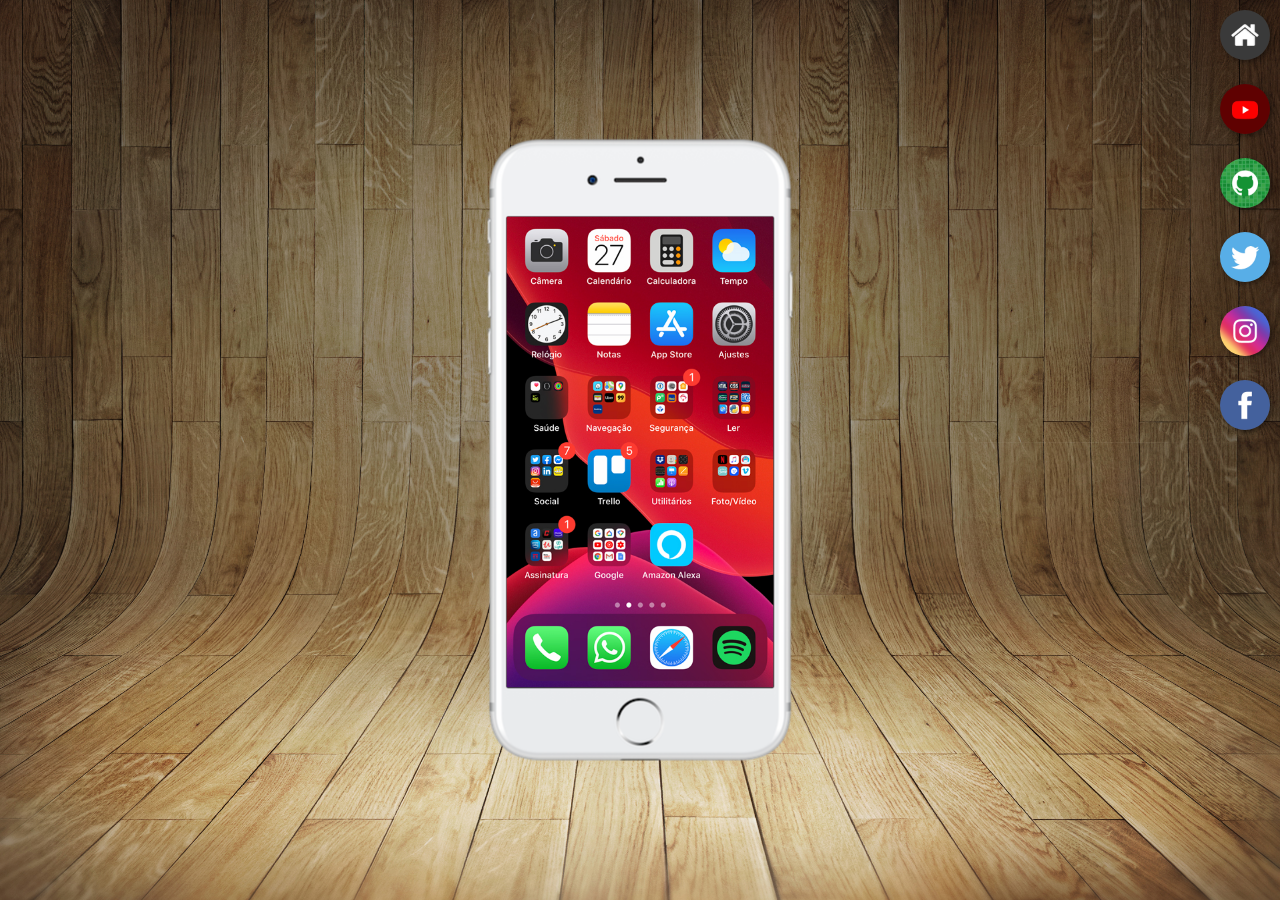
<file: index.html>
<!DOCTYPE html>
<html lang="pt-br">
<head>
    <meta charset="UTF-8">
    <meta name="viewport" content="width=device-width, initial-scale=1.0">
    <link rel="shortcut icon" href="favicon.ico" type="image/x-icon">
    <link rel="stylesheet" href="estilos/style.css">
    <title>Projeto Rede Social</title>

</head>
<body>
    <main>
        <section id="telefone">
            <iframe src="home.html" frameborder="0" name="tela" id="tela"></iframe>

        </section>
        <section id="redes-sociais">
            <a href="home.html" target="tela"> <img src="imagens/logo-home.jpg" alt="Home"></a><br>
            <a href="youtube.html" target="tela"><img src="imagens/logo-youtube.jpg" alt="Youtube"></a><br>
            <a href="github.html" target="tela"><img src="imagens/logo-github.jpg" alt="GitHub"></a><br>
            <a href="twitter.html" target="tela"><img src="imagens/logo-twitter.jpg" alt="Twitter"></a><br>
            <a href="instagram.html" target="tela"><img src="imagens/logo-instagram.jpg" alt="Instagram"></a><br>
            <a href="facebook.html" target="tela"><img src="imagens/logo-facebook.jpg" alt="Facebook"></a>


        </section>
    </main>
    
</body>
</html>
</file>
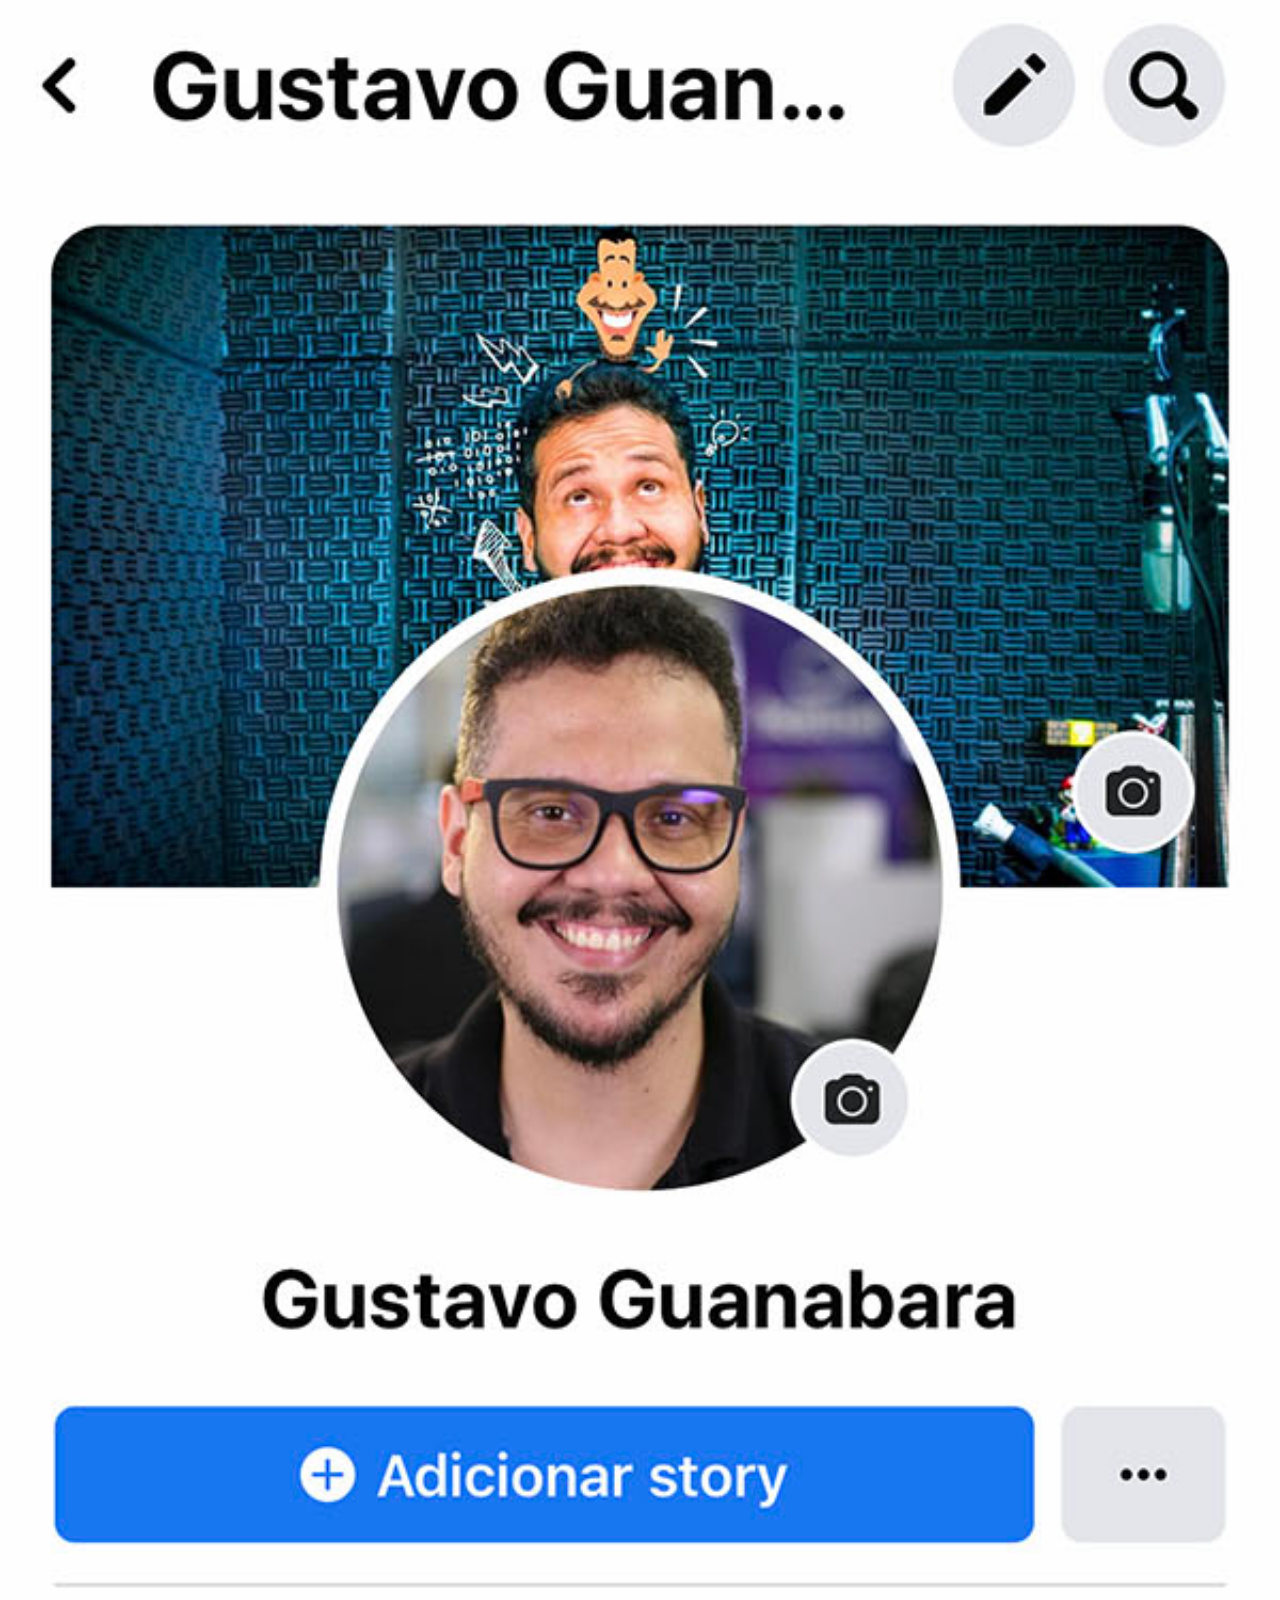
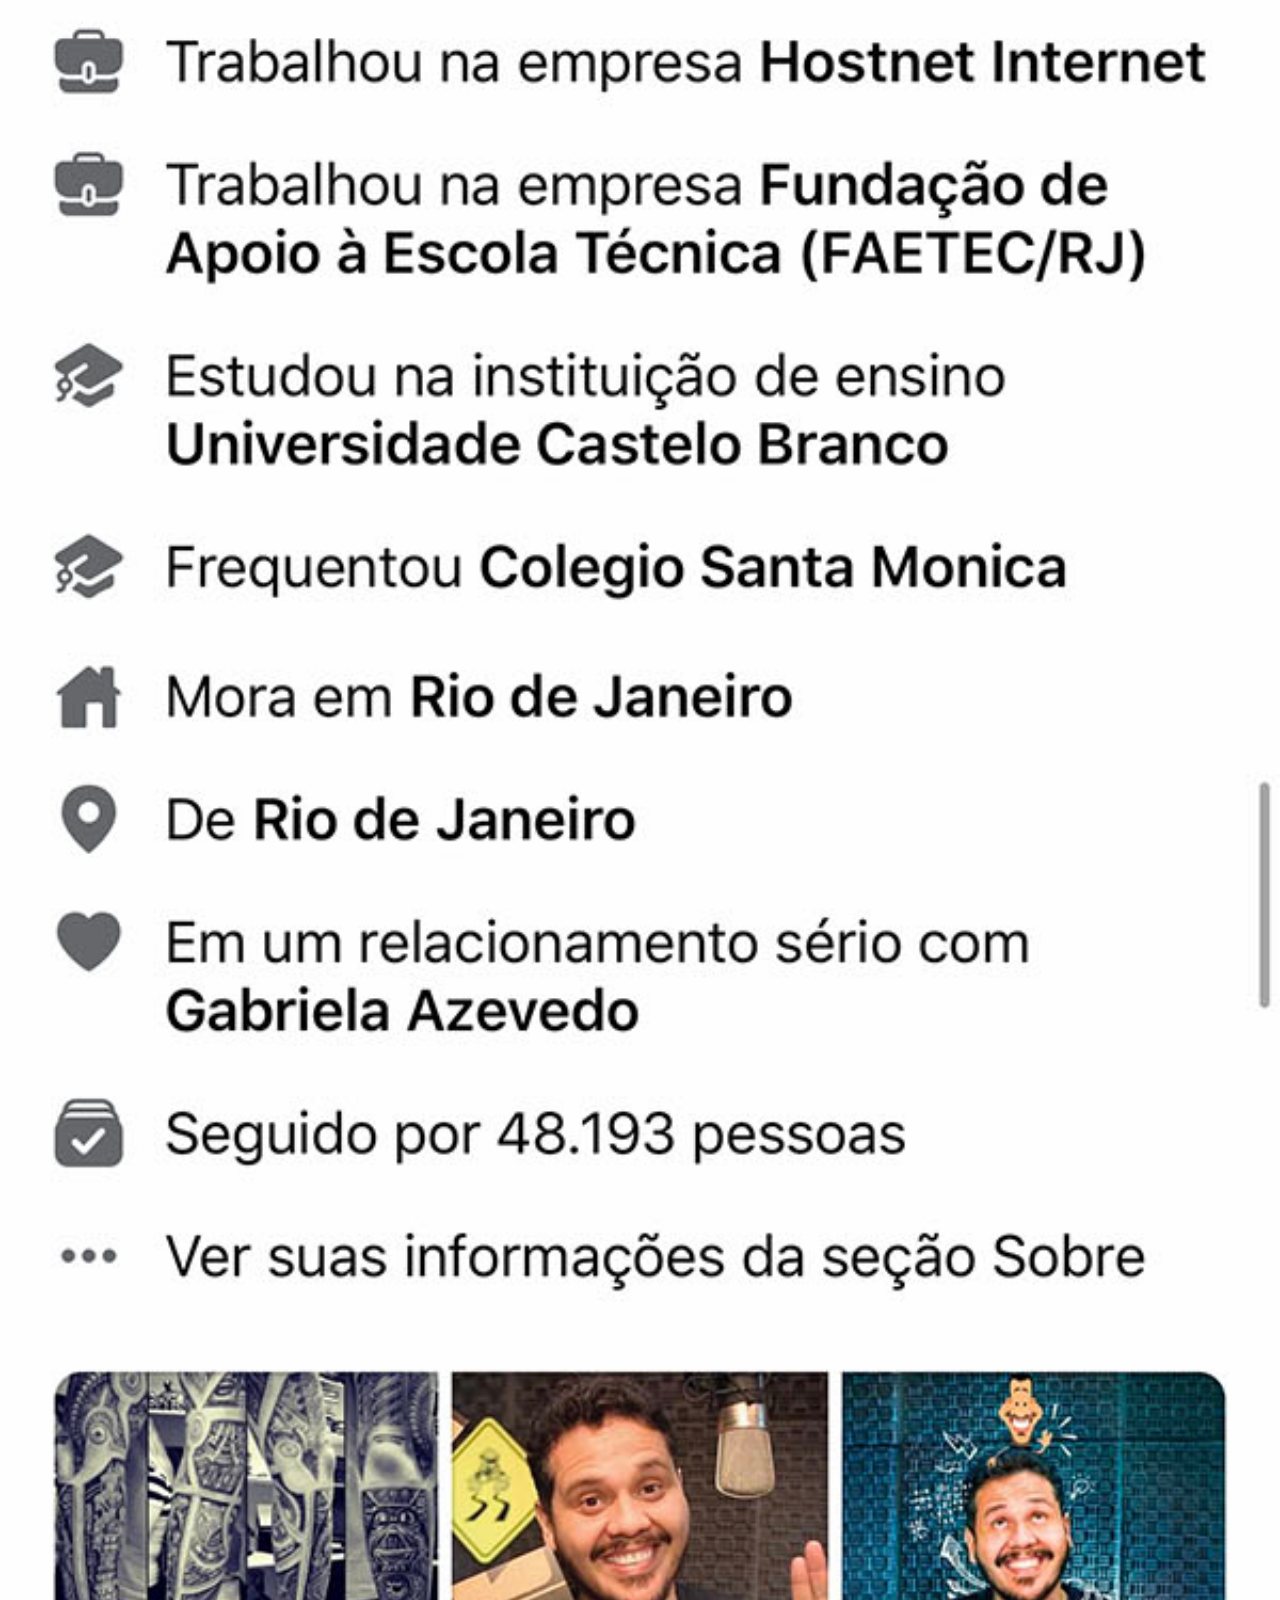
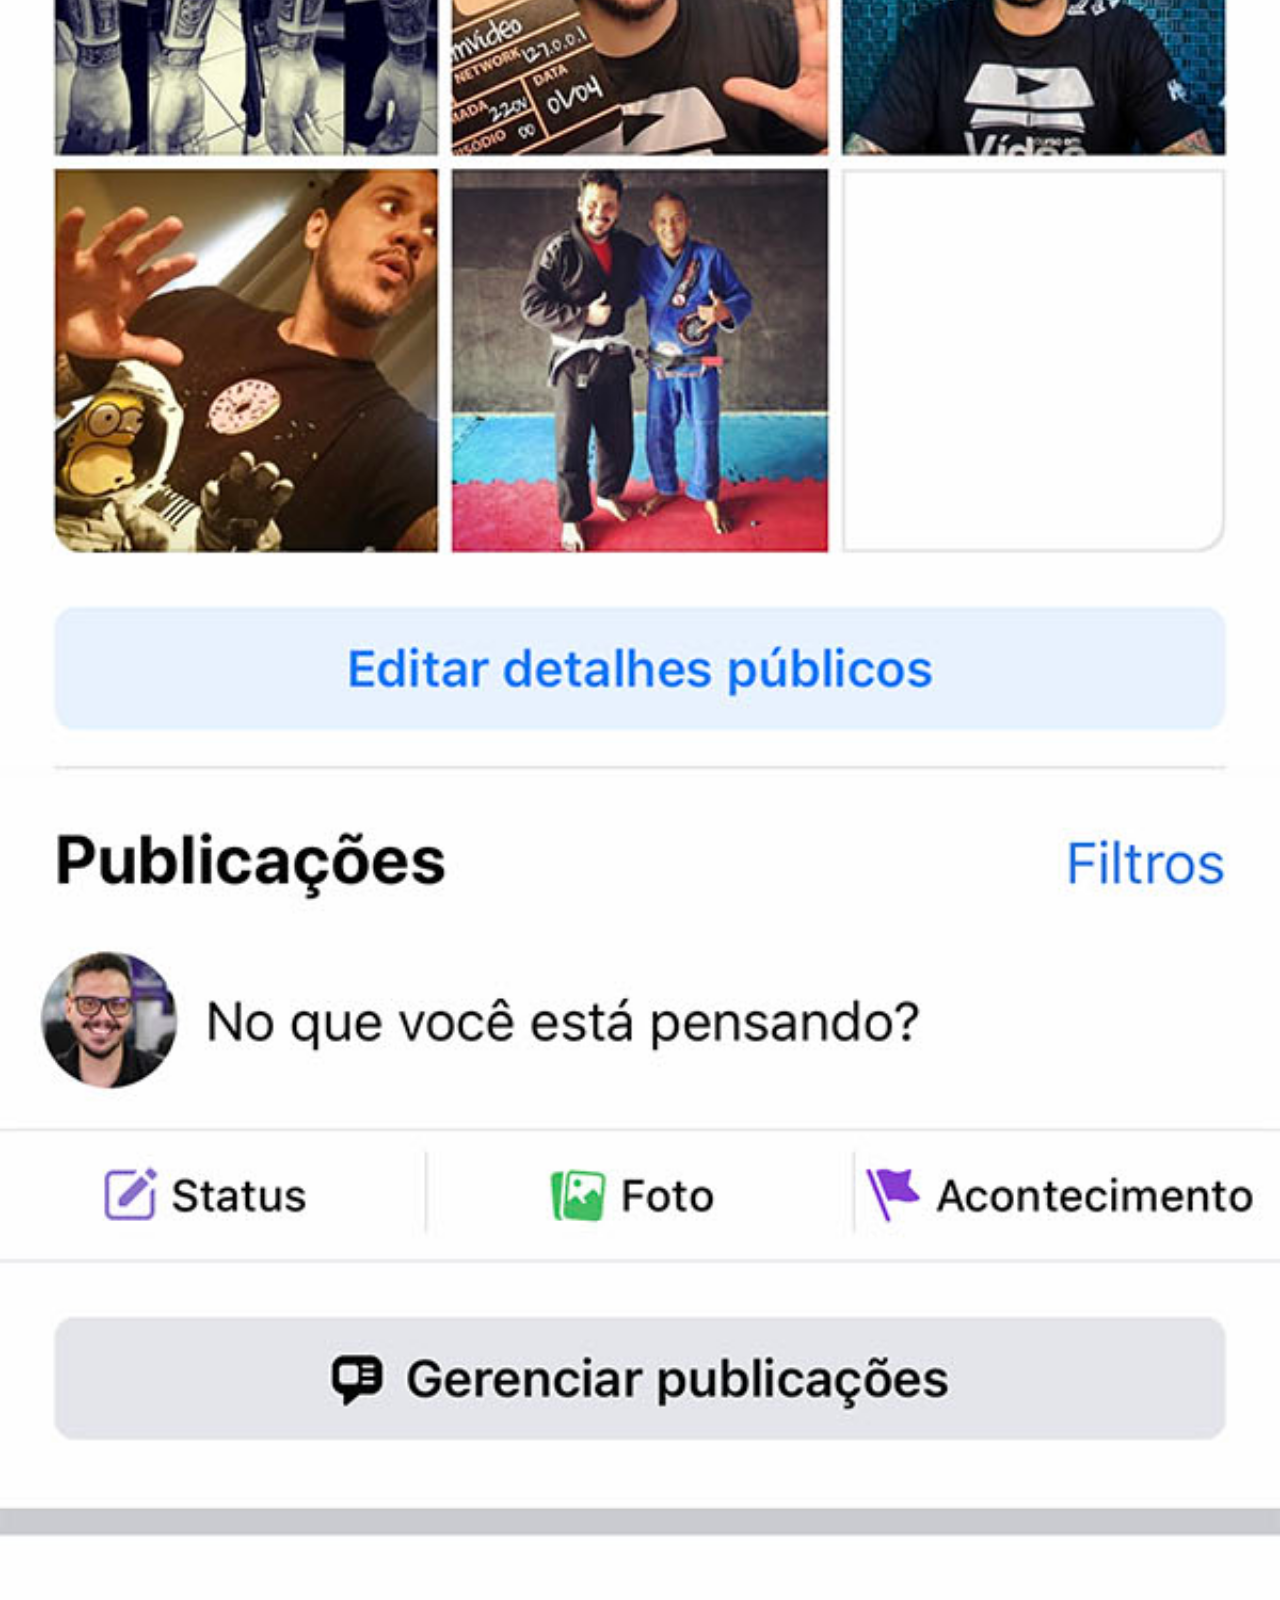
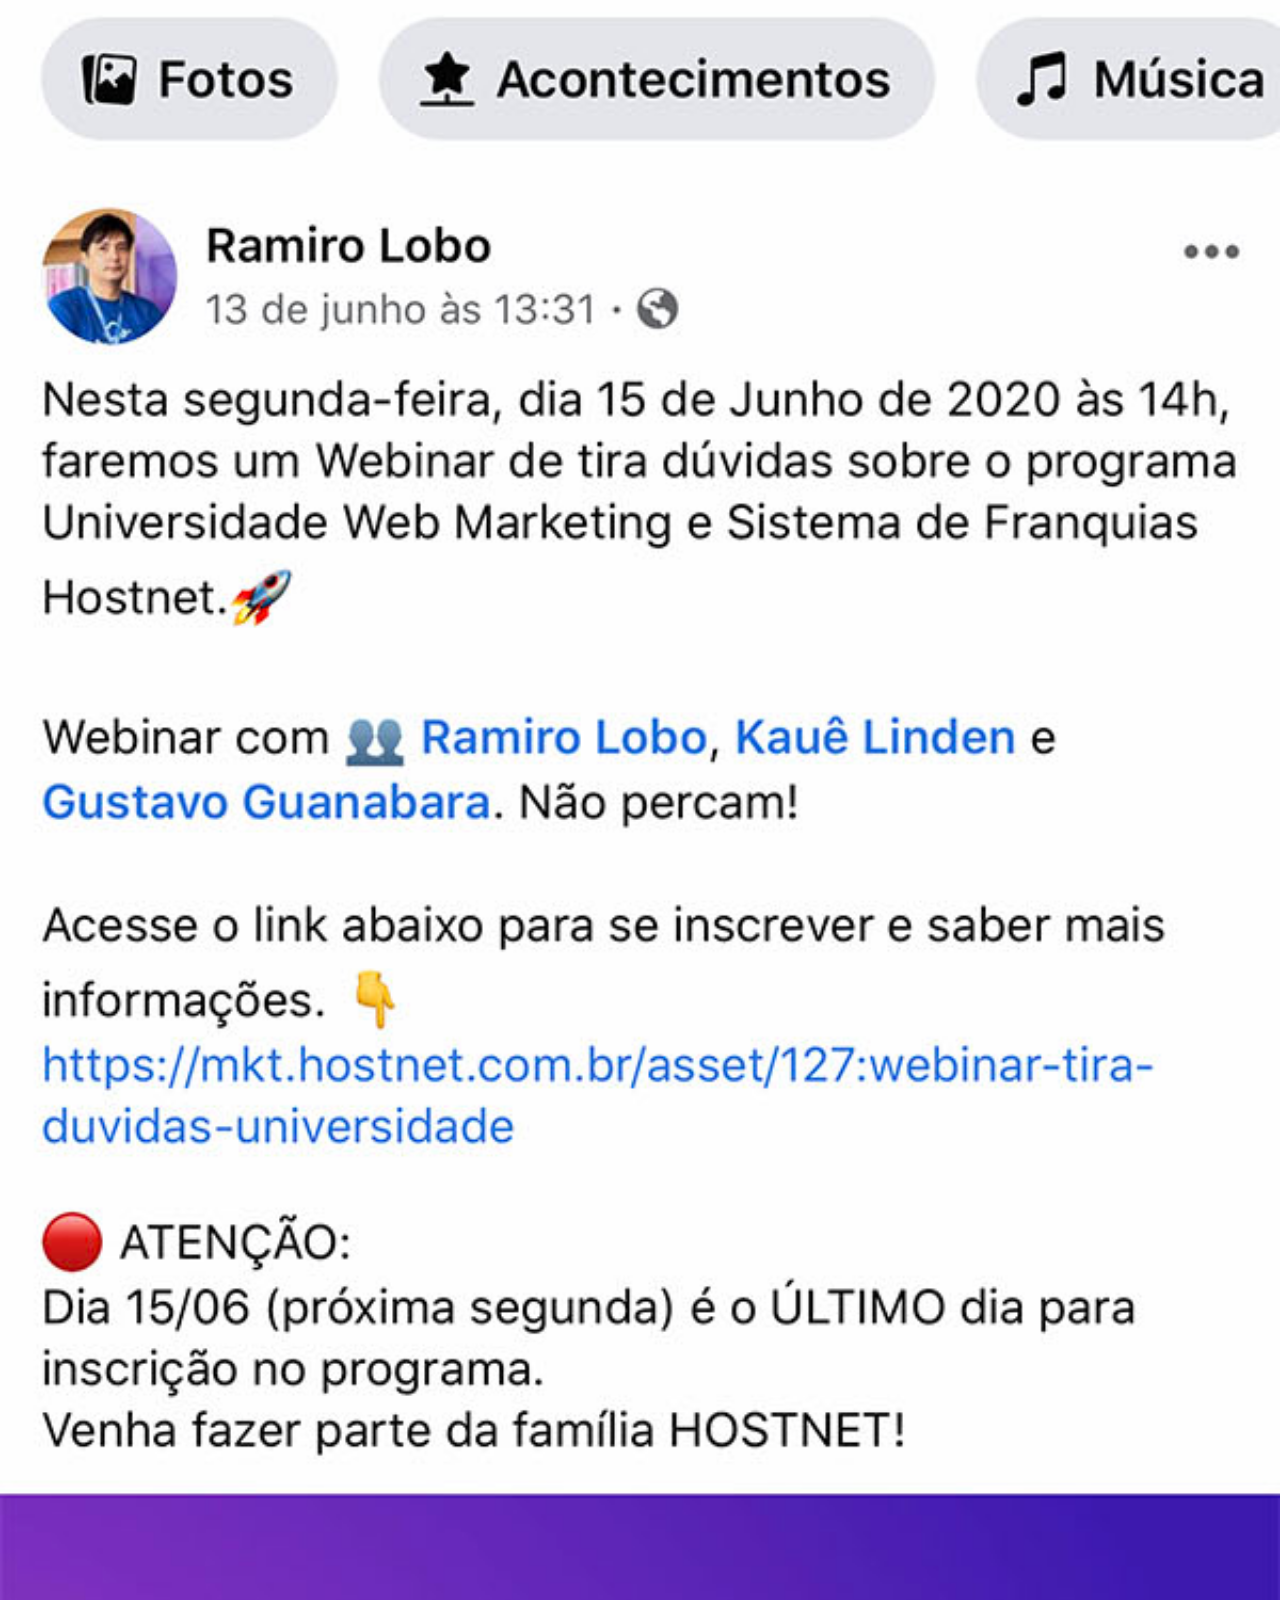
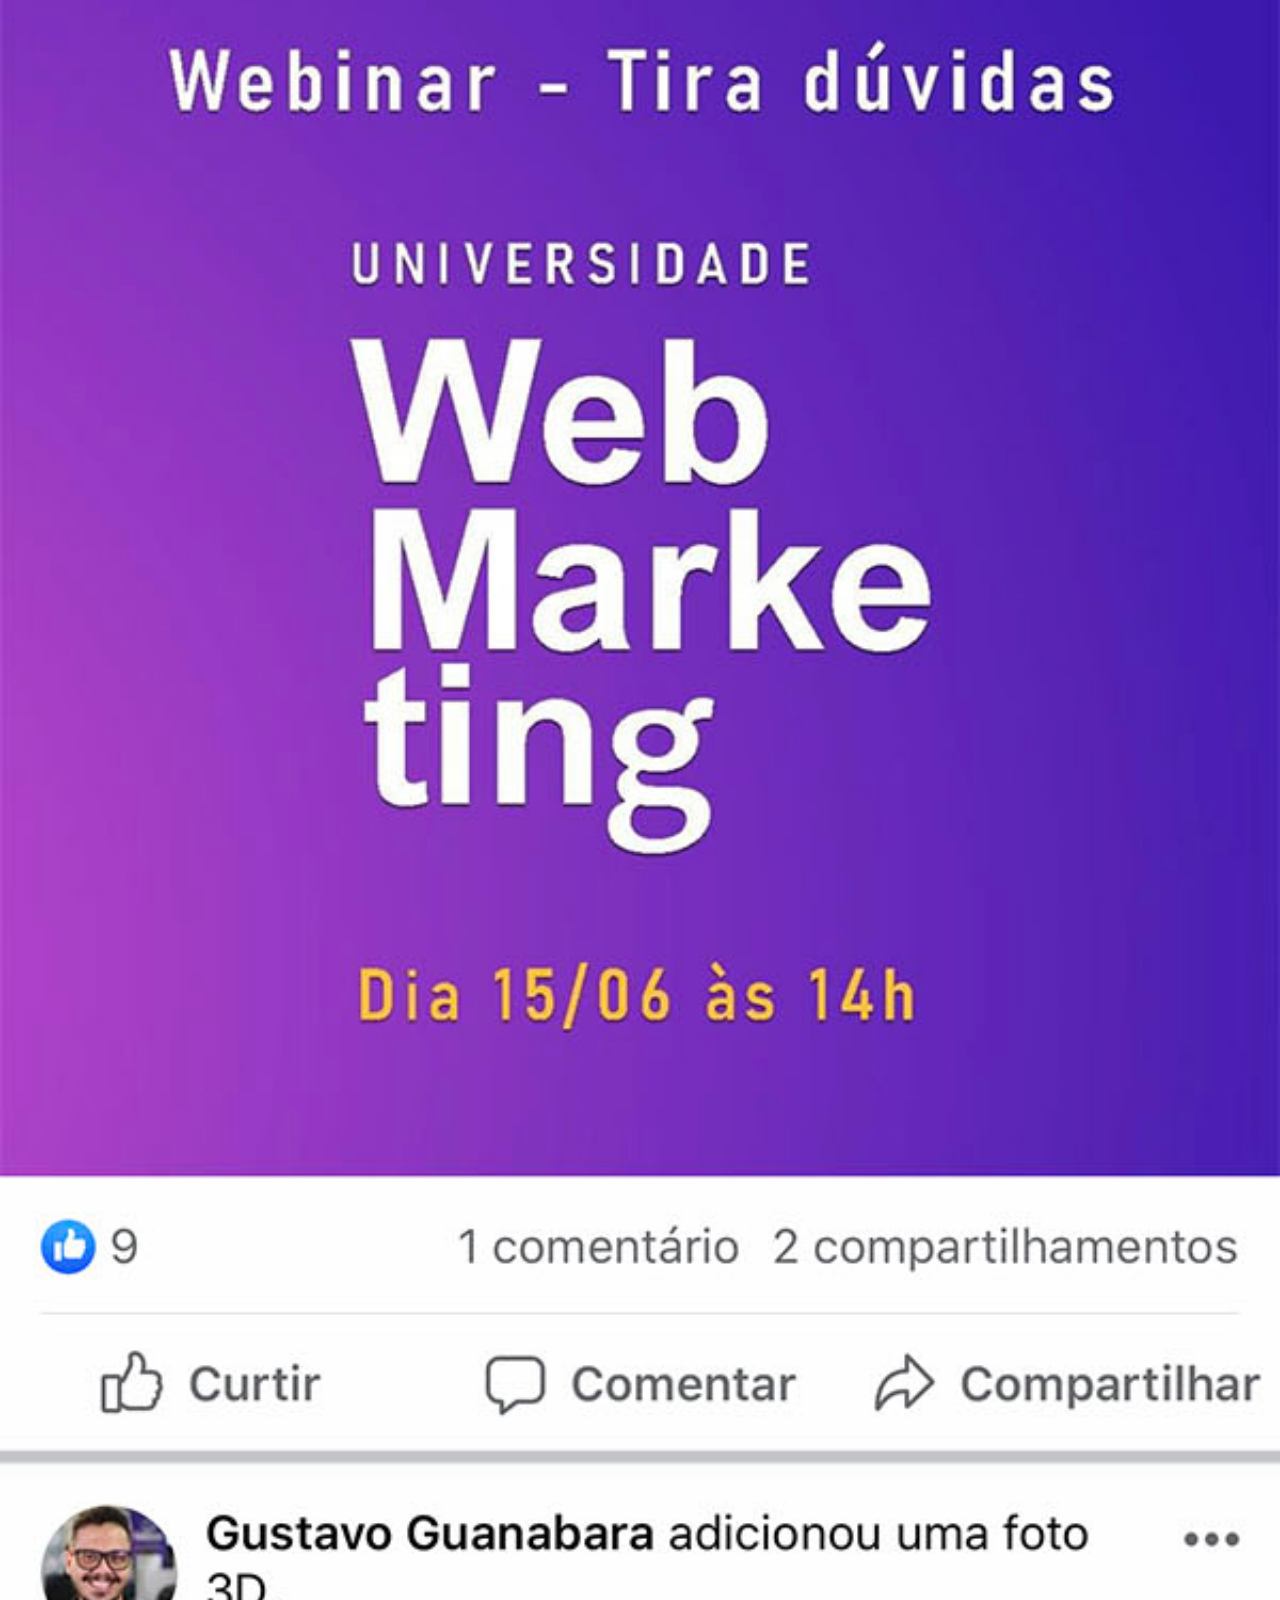
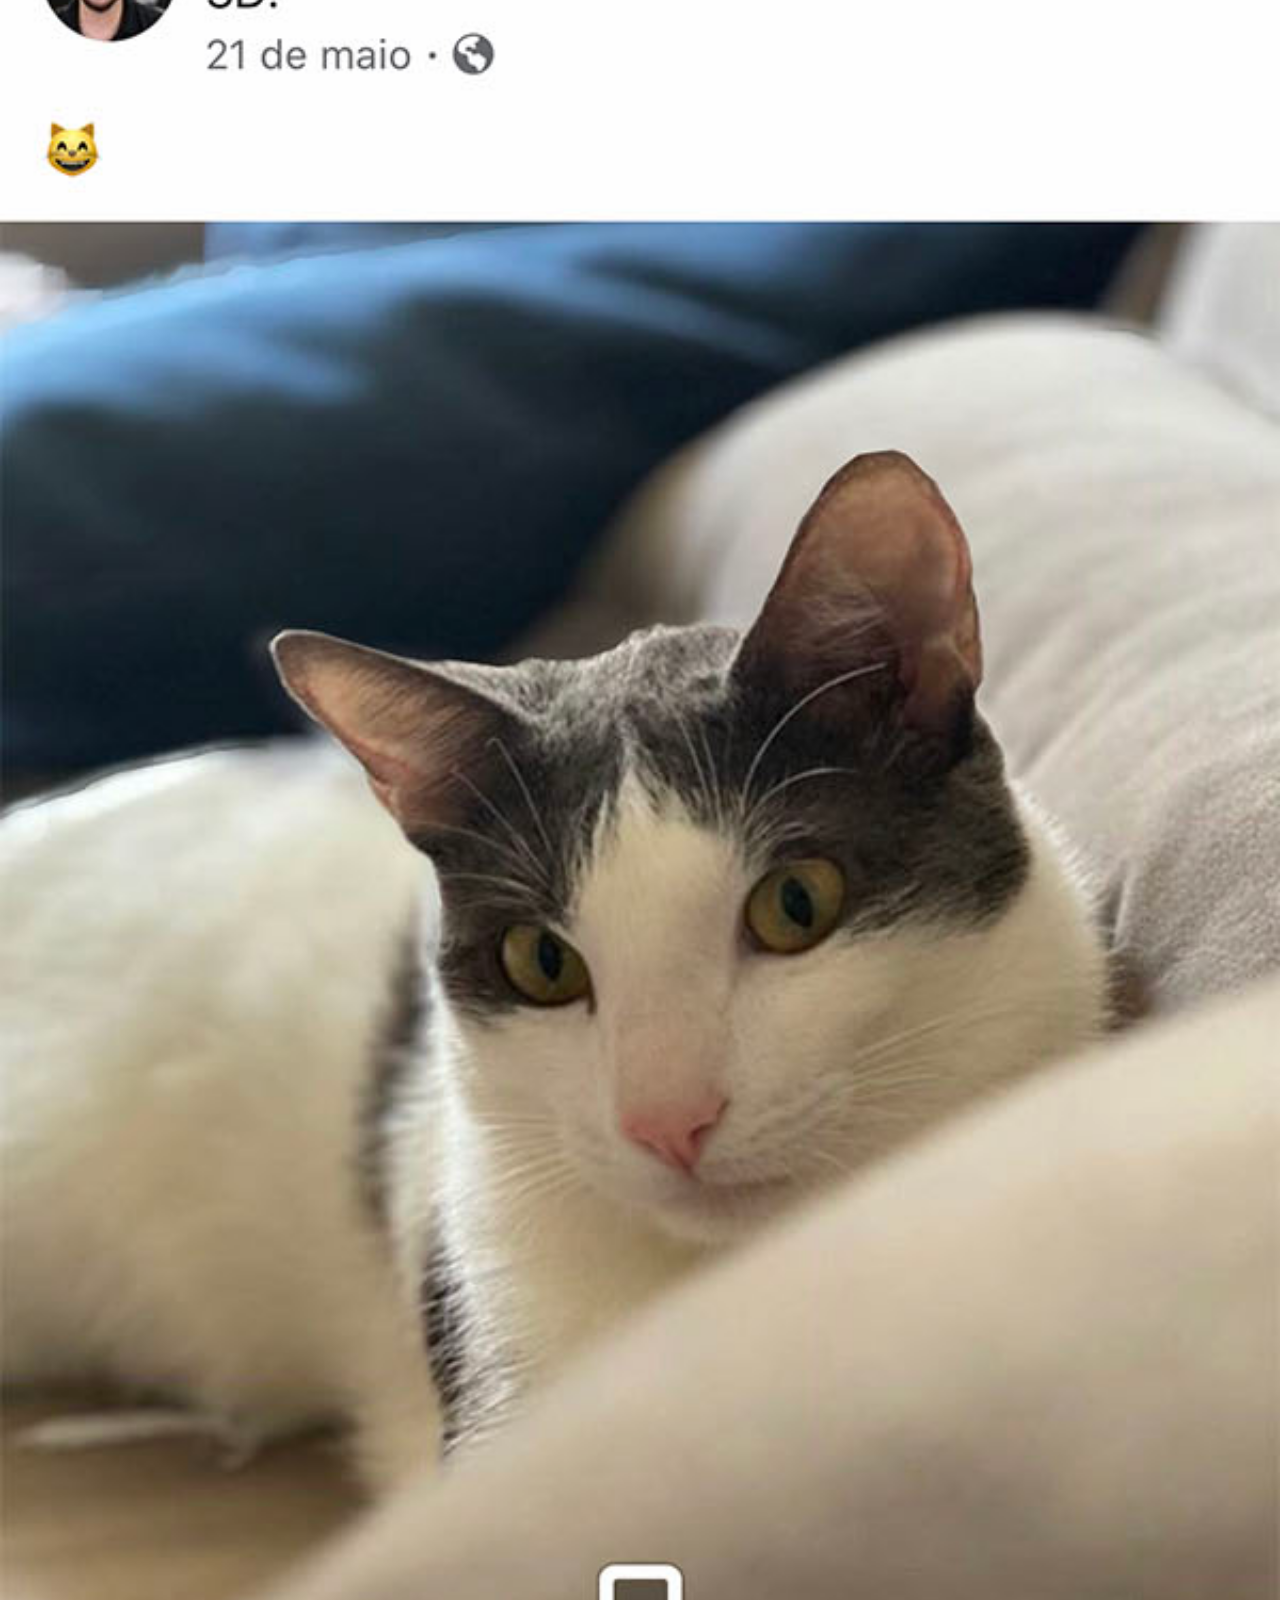
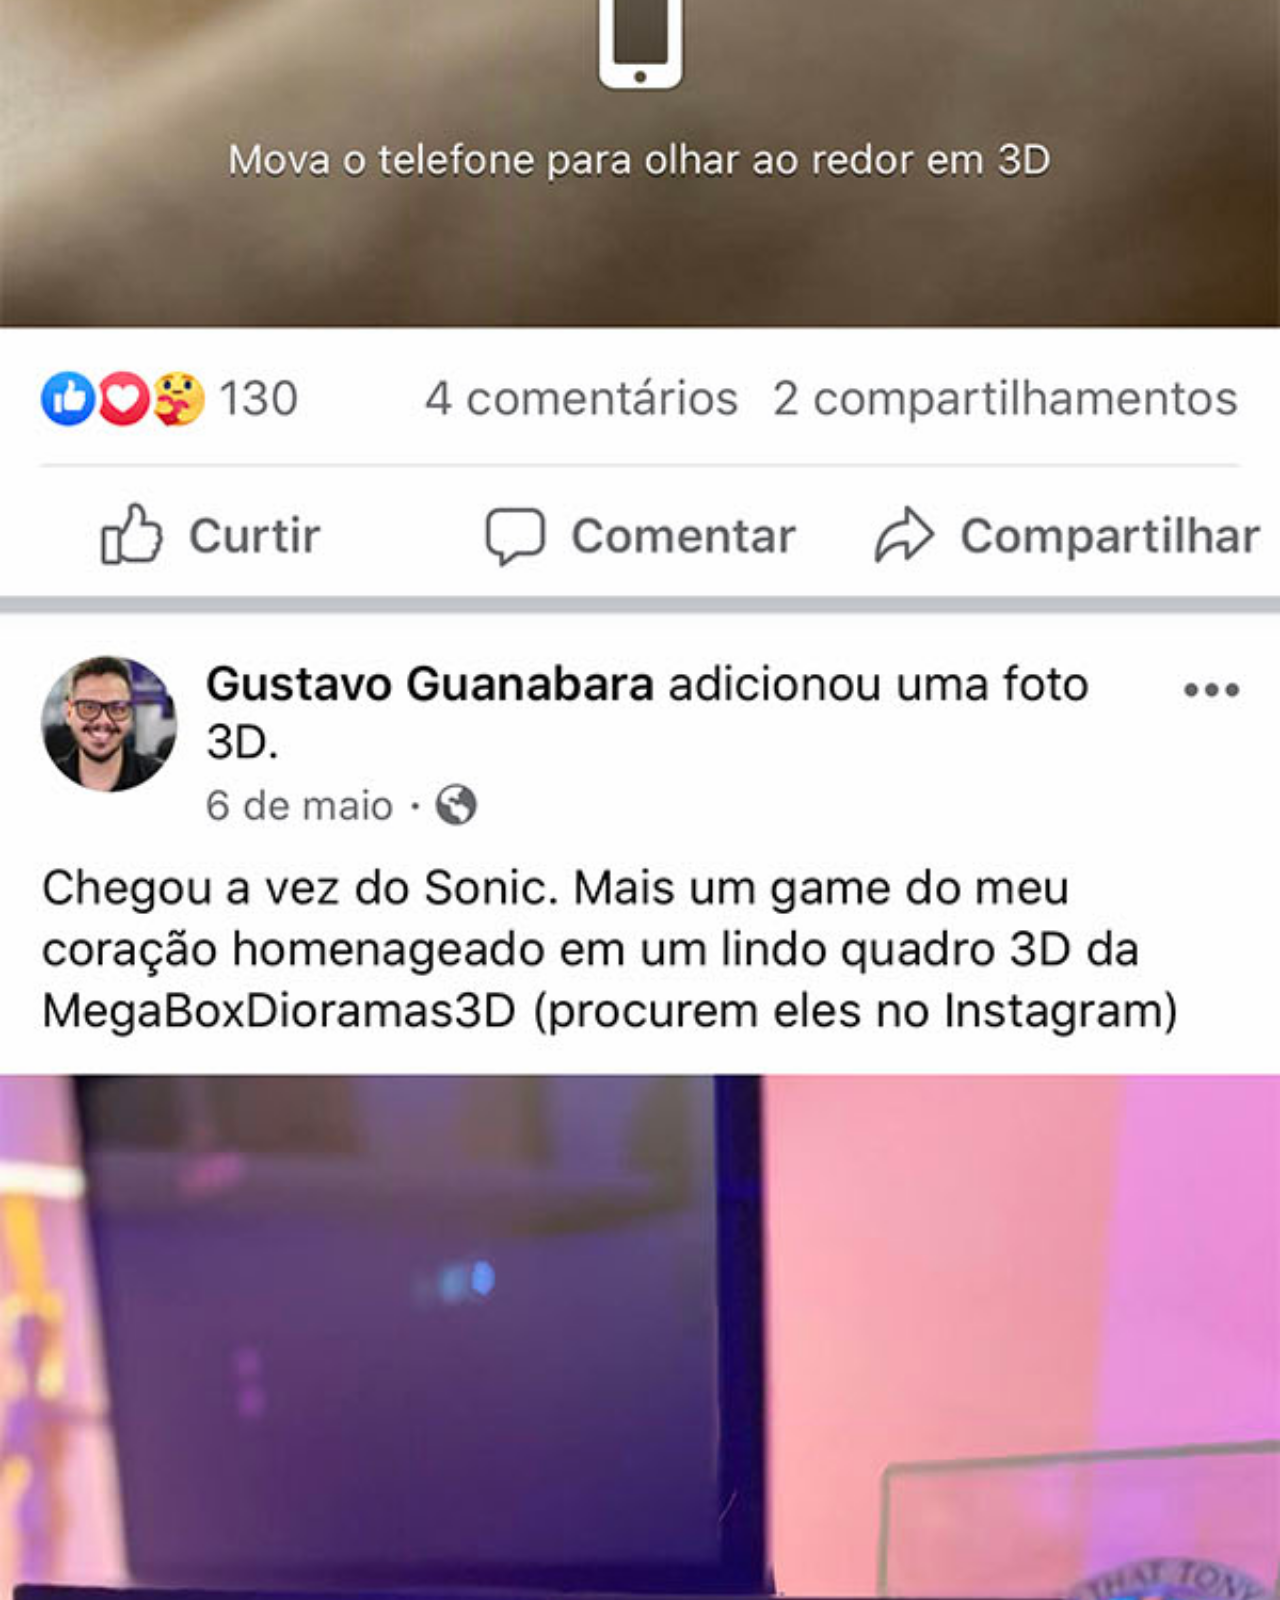
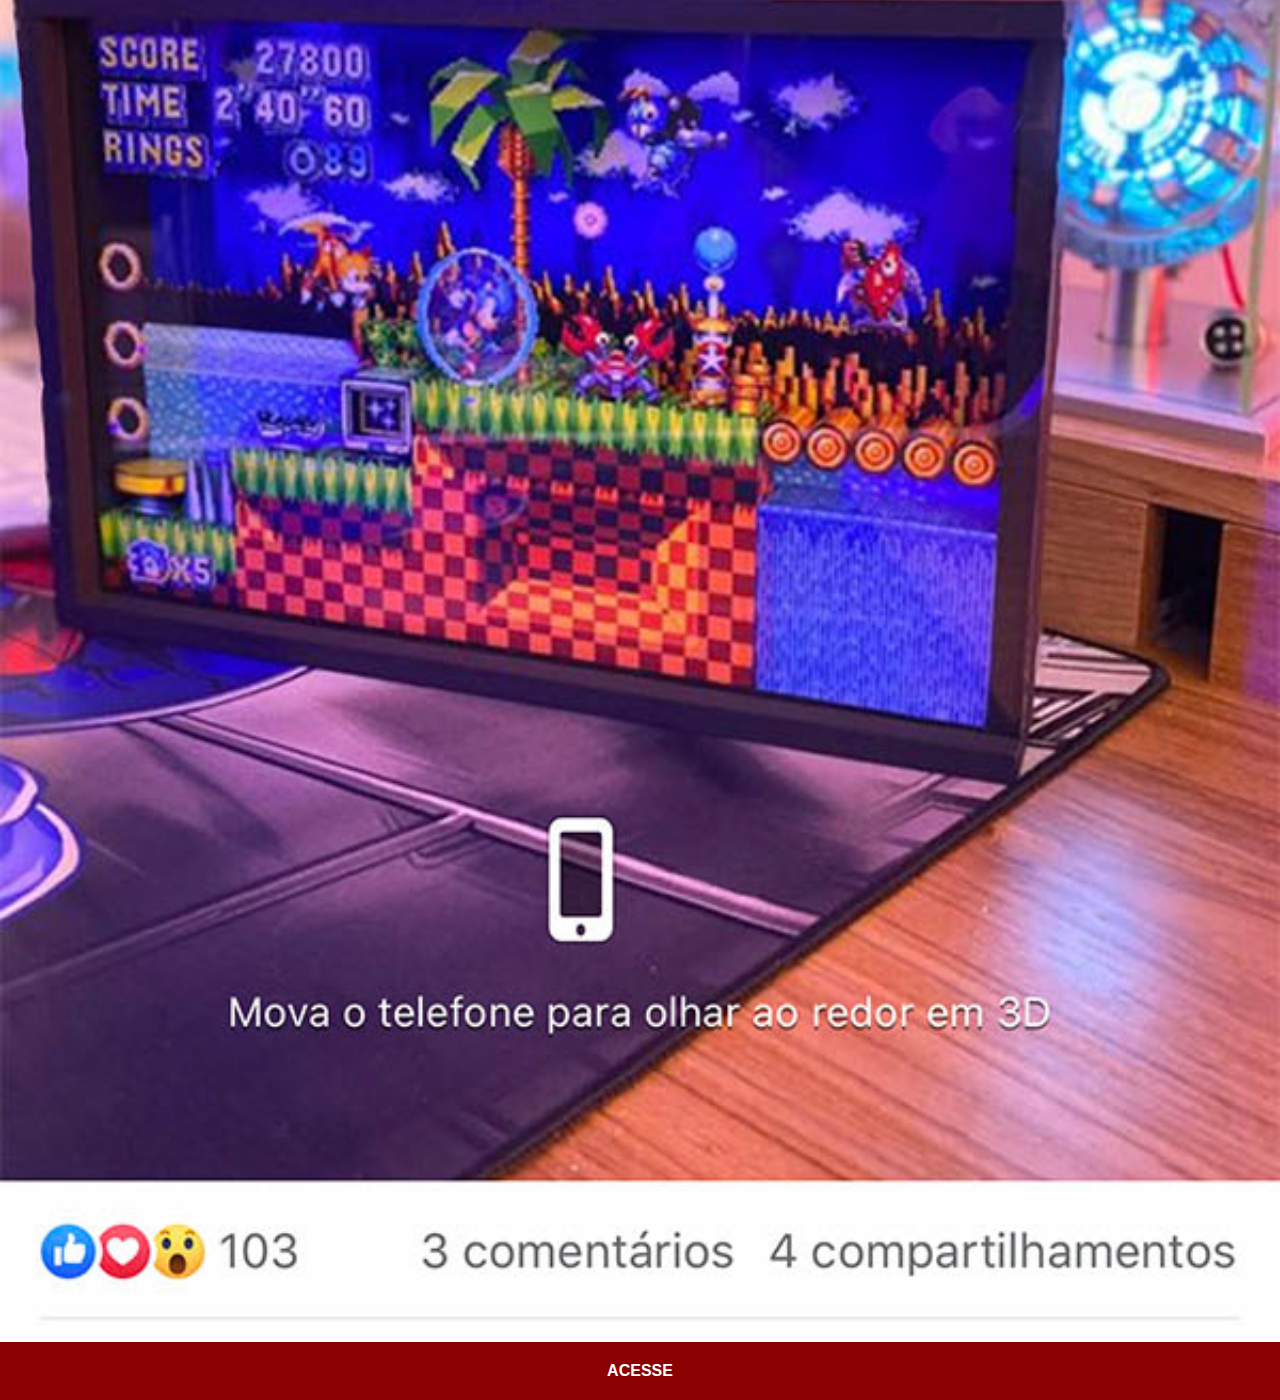
<file: facebook.html>
<!DOCTYPE html>
<html lang="pt-br">
<head>
    <meta charset="UTF-8">
    <meta name="viewport" content="width=device-width, initial-scale=1.0">
    <title>Facebook</title>
    <link rel="stylesheet" href="estilos/social.css">
</head>
<body>
    <img src="imagens/tela-facebook.jpg" alt="Facebook">
    <a href="https://facebook.com/gustavoguanabara" target="_blank">ACESSE</a>
    
</body>
</html>
</file>
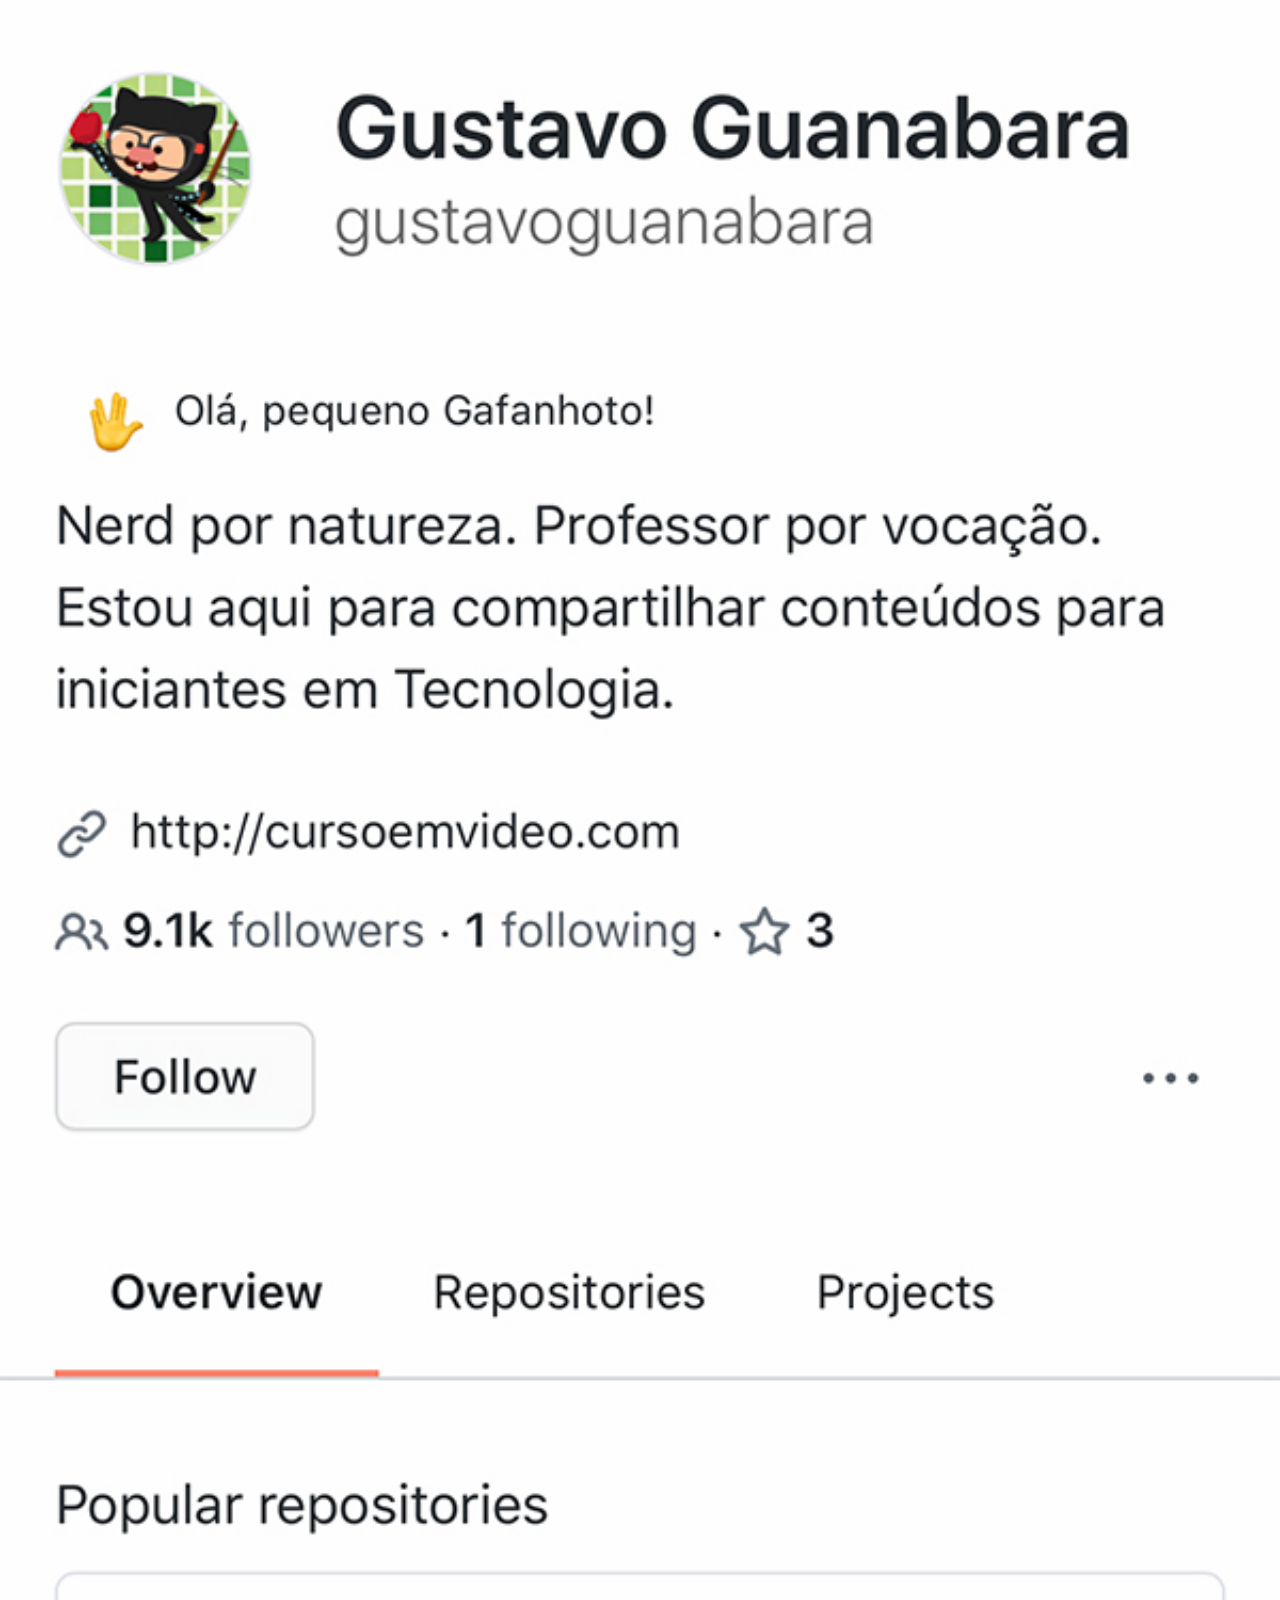
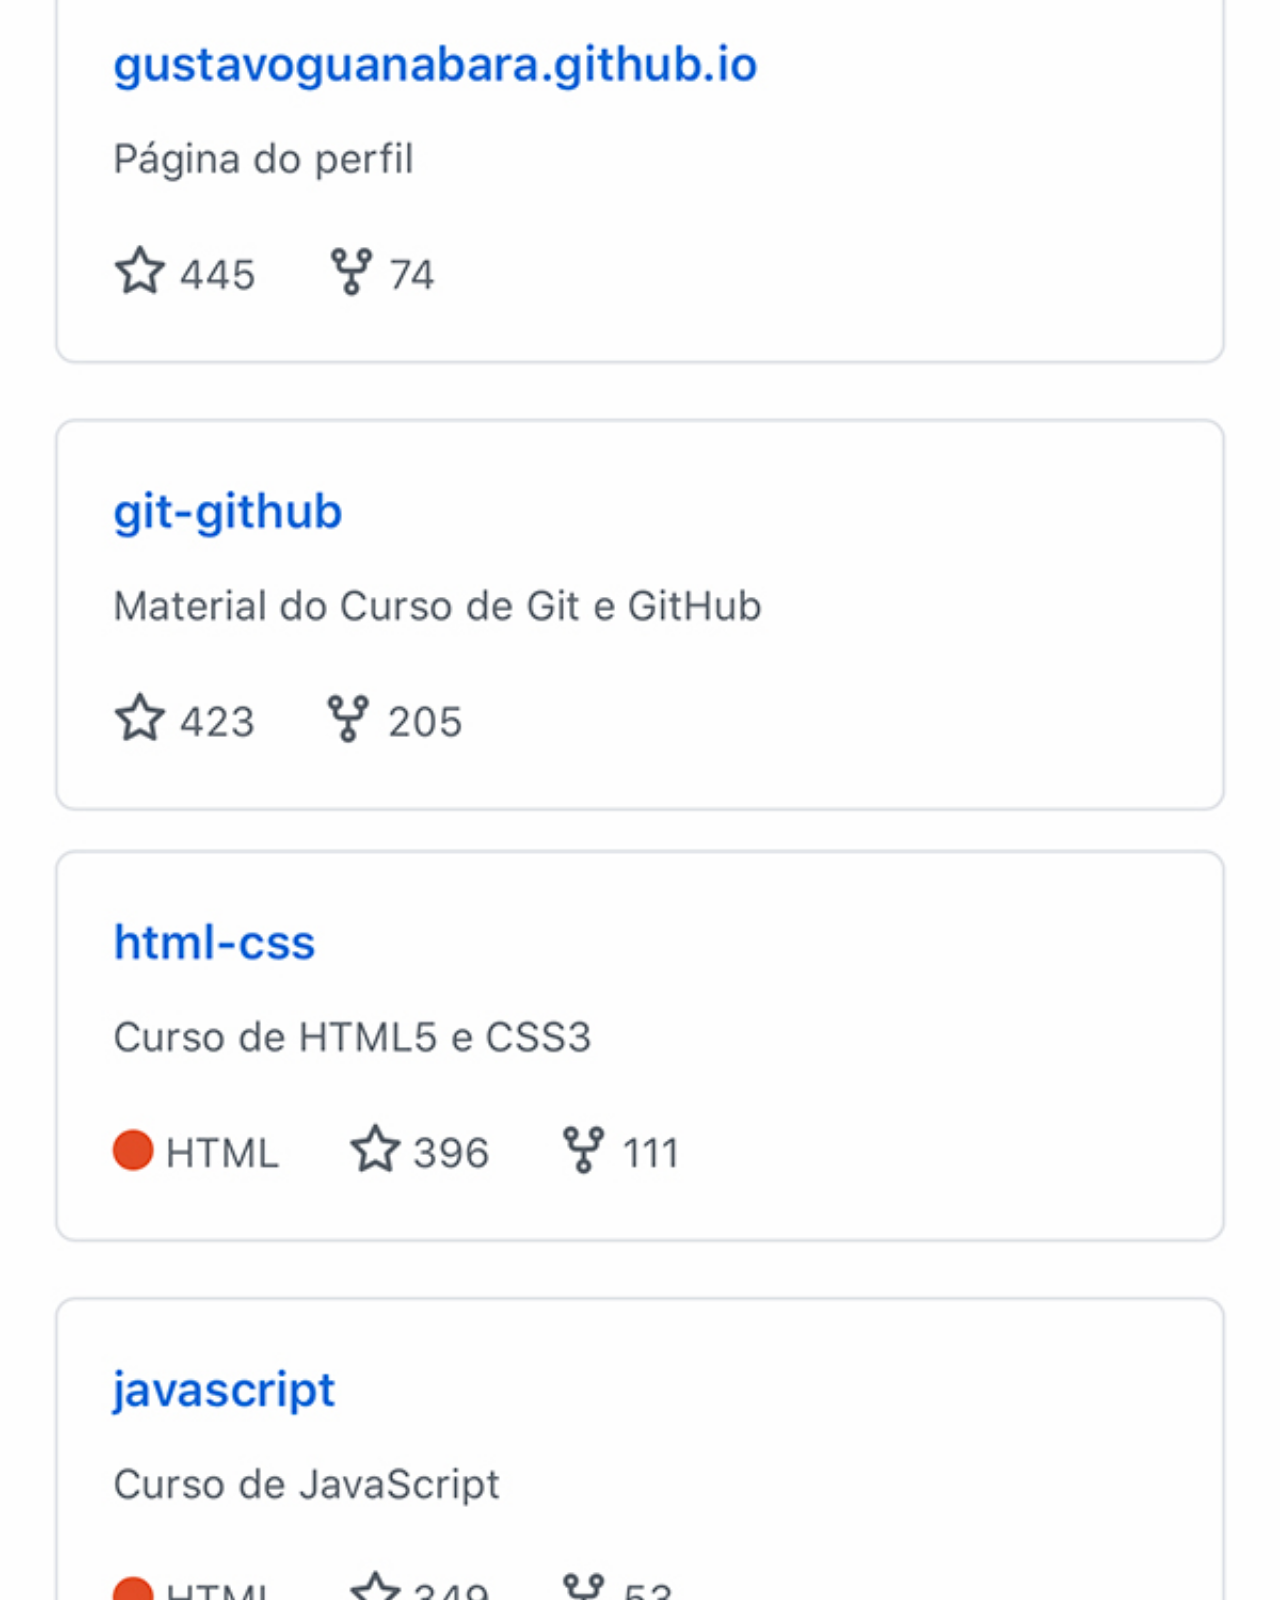
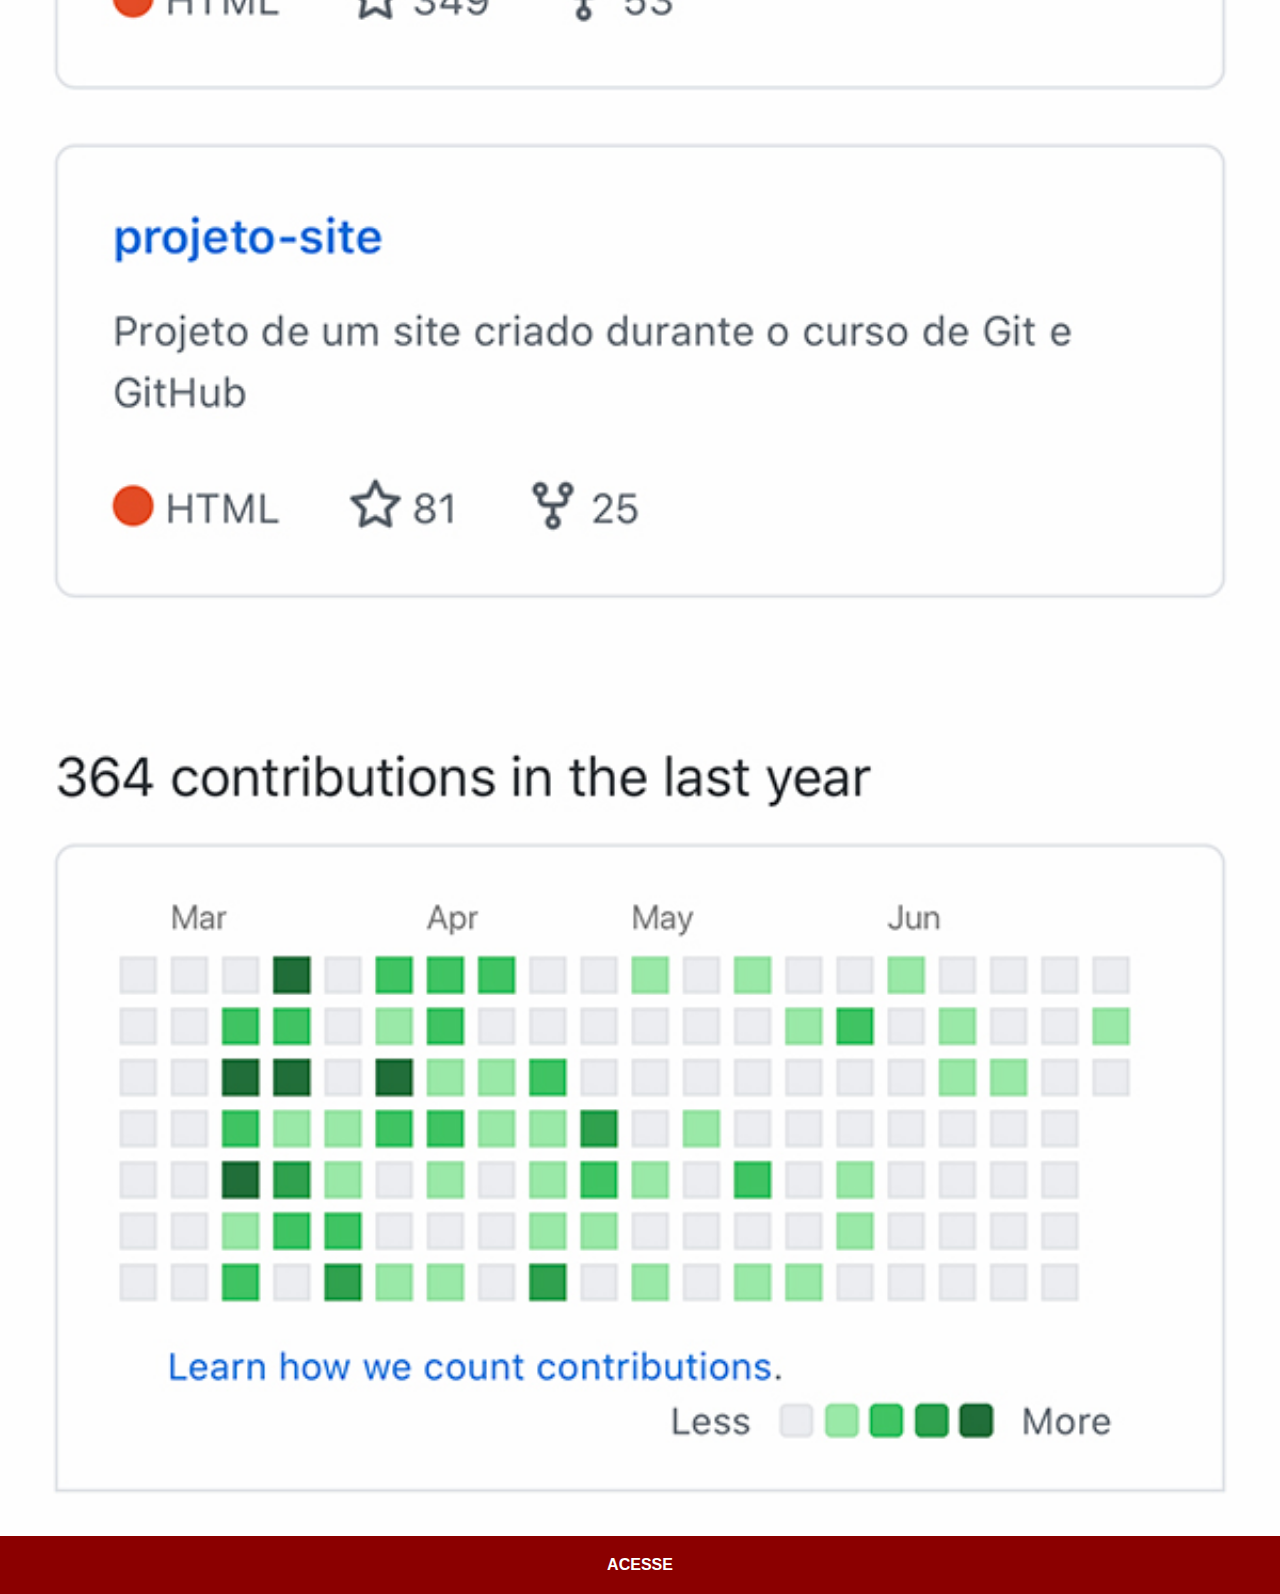
<file: github.html>
<!DOCTYPE html>
<html lang="pt-br">
<head>
    <meta charset="UTF-8">
    <meta name="viewport" content="width=device-width, initial-scale=1.0">
    <title>GitHub</title>
    <link rel="stylesheet" href="estilos/social.css">
</head>
<body>
    <img src="imagens/tela-github.jpg" alt="">
    <a href="https://github.com/gustavoguanabara/gustavoguanabara.github.io" target="_blank">ACESSE</a>
    
</body>
</html>
</file>
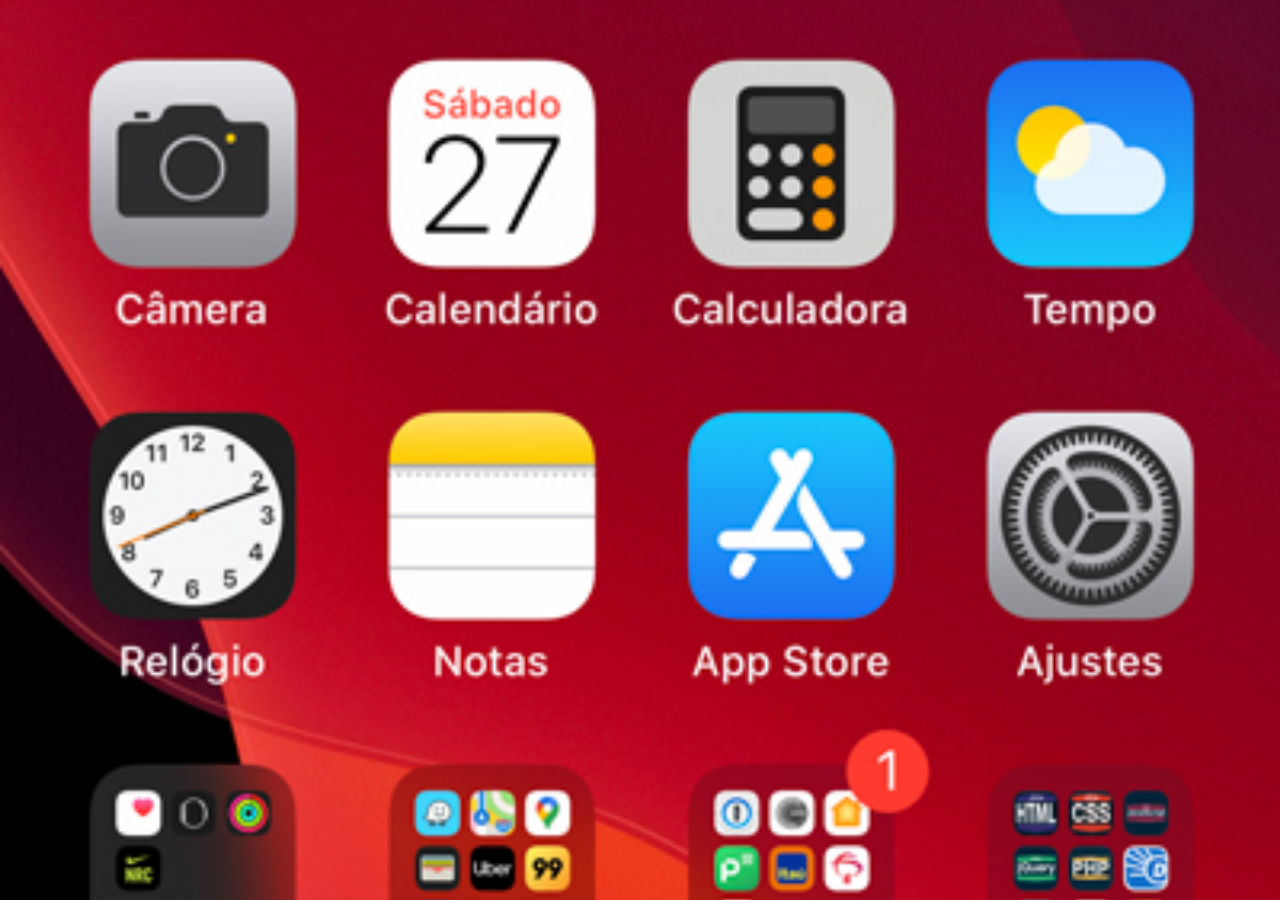
<file: home.html>
<!DOCTYPE html>
<html lang="pt-br">
<head>
    <meta charset="UTF-8">
    <meta name="viewport" content="width=device-width, initial-scale=1.0">
    <title>Home</title>
    <style>
        *{
            margin: 0px;
            padding: 0px;
        }
        body{
            width: 100vw;
            height: 100vh;
            background: url('imagens/tela-home.jpg') no-repeat top center;
            background-size: cover;
        }



     </style>
</head>
<body>
    
</body>
</html>
</file>
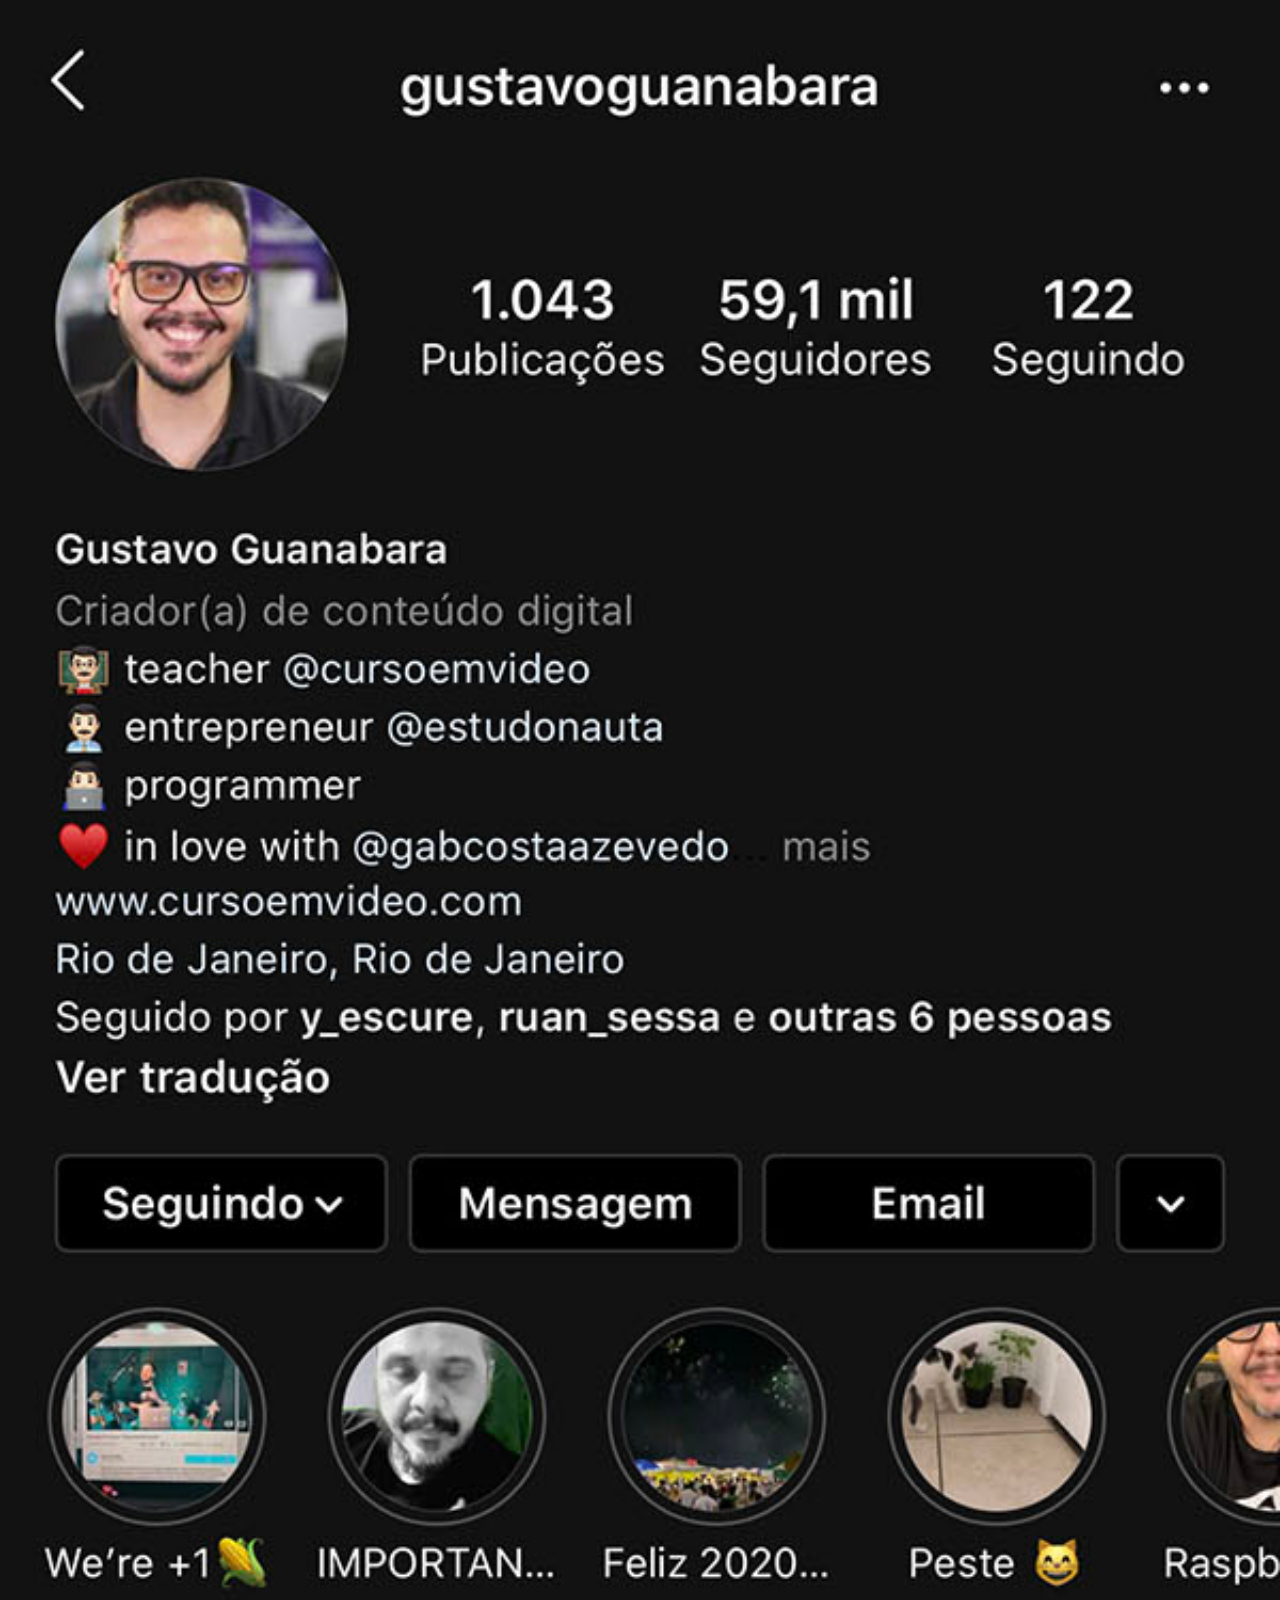
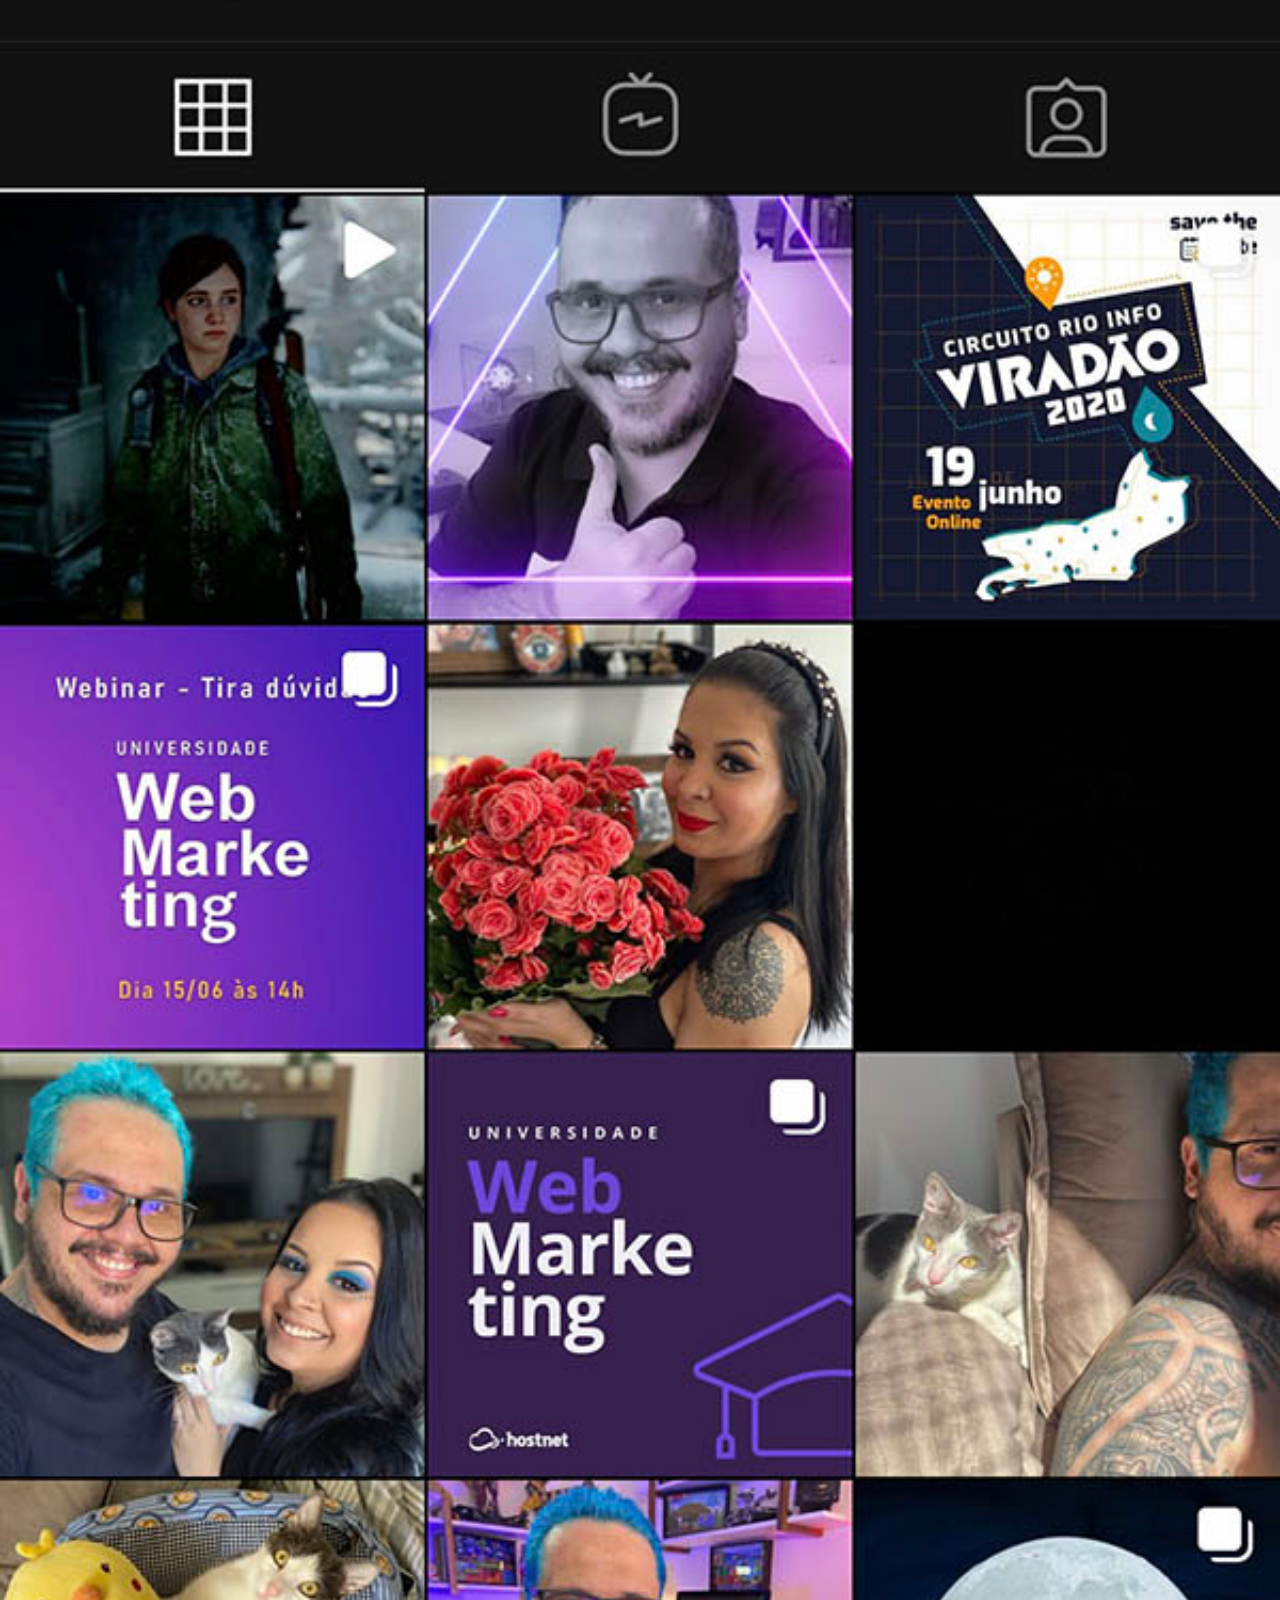
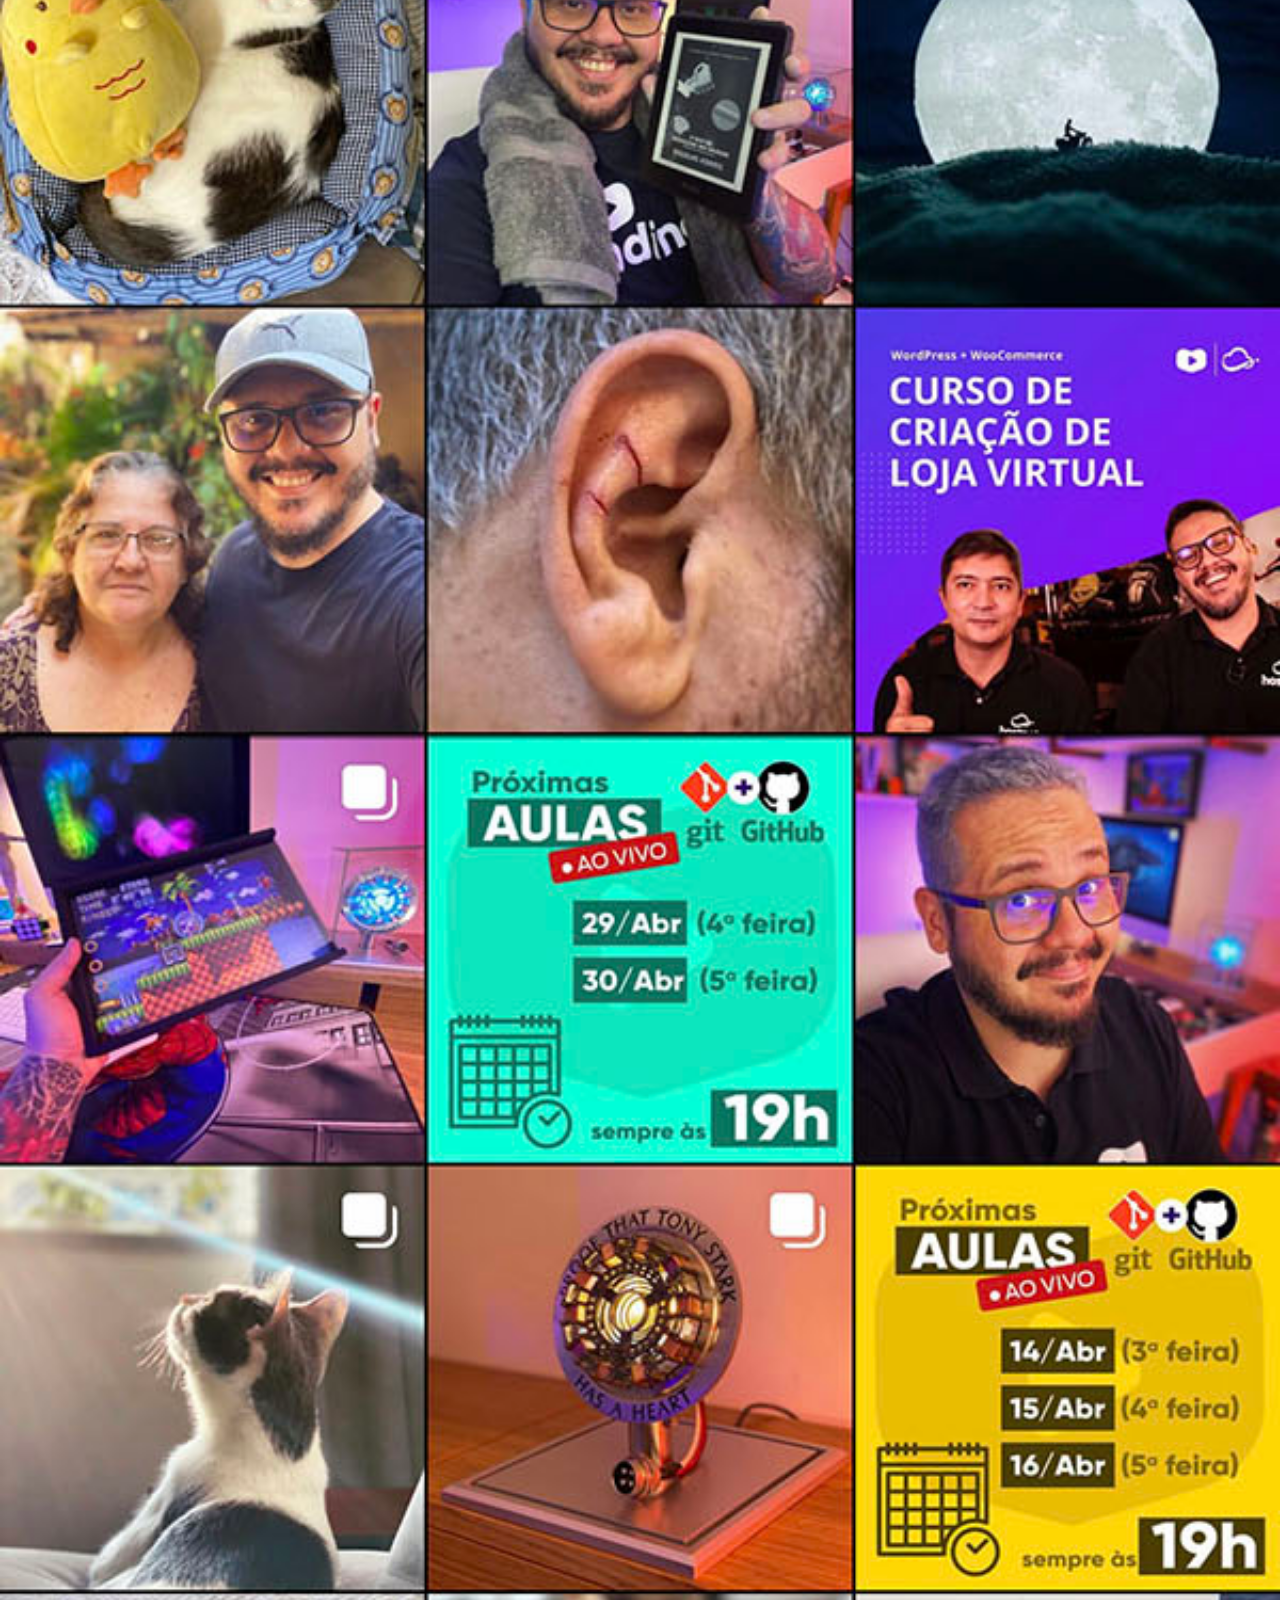
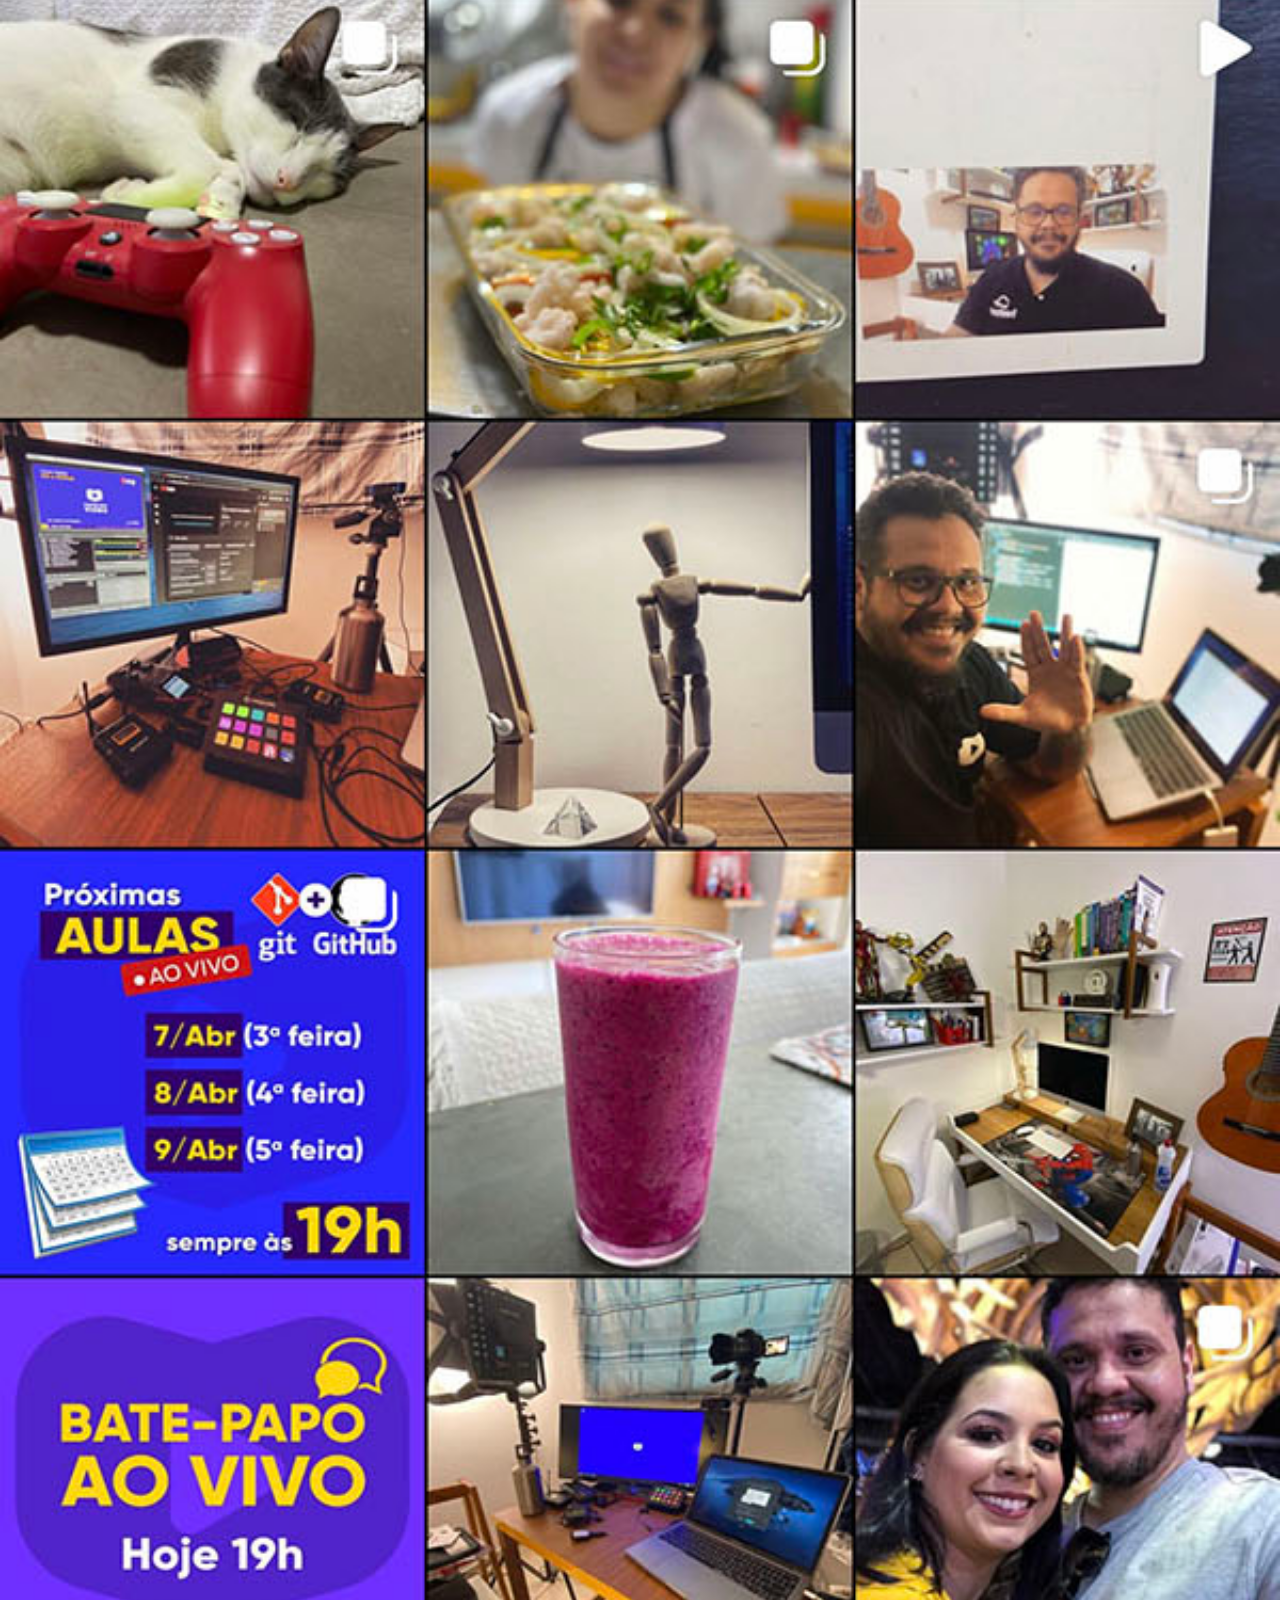
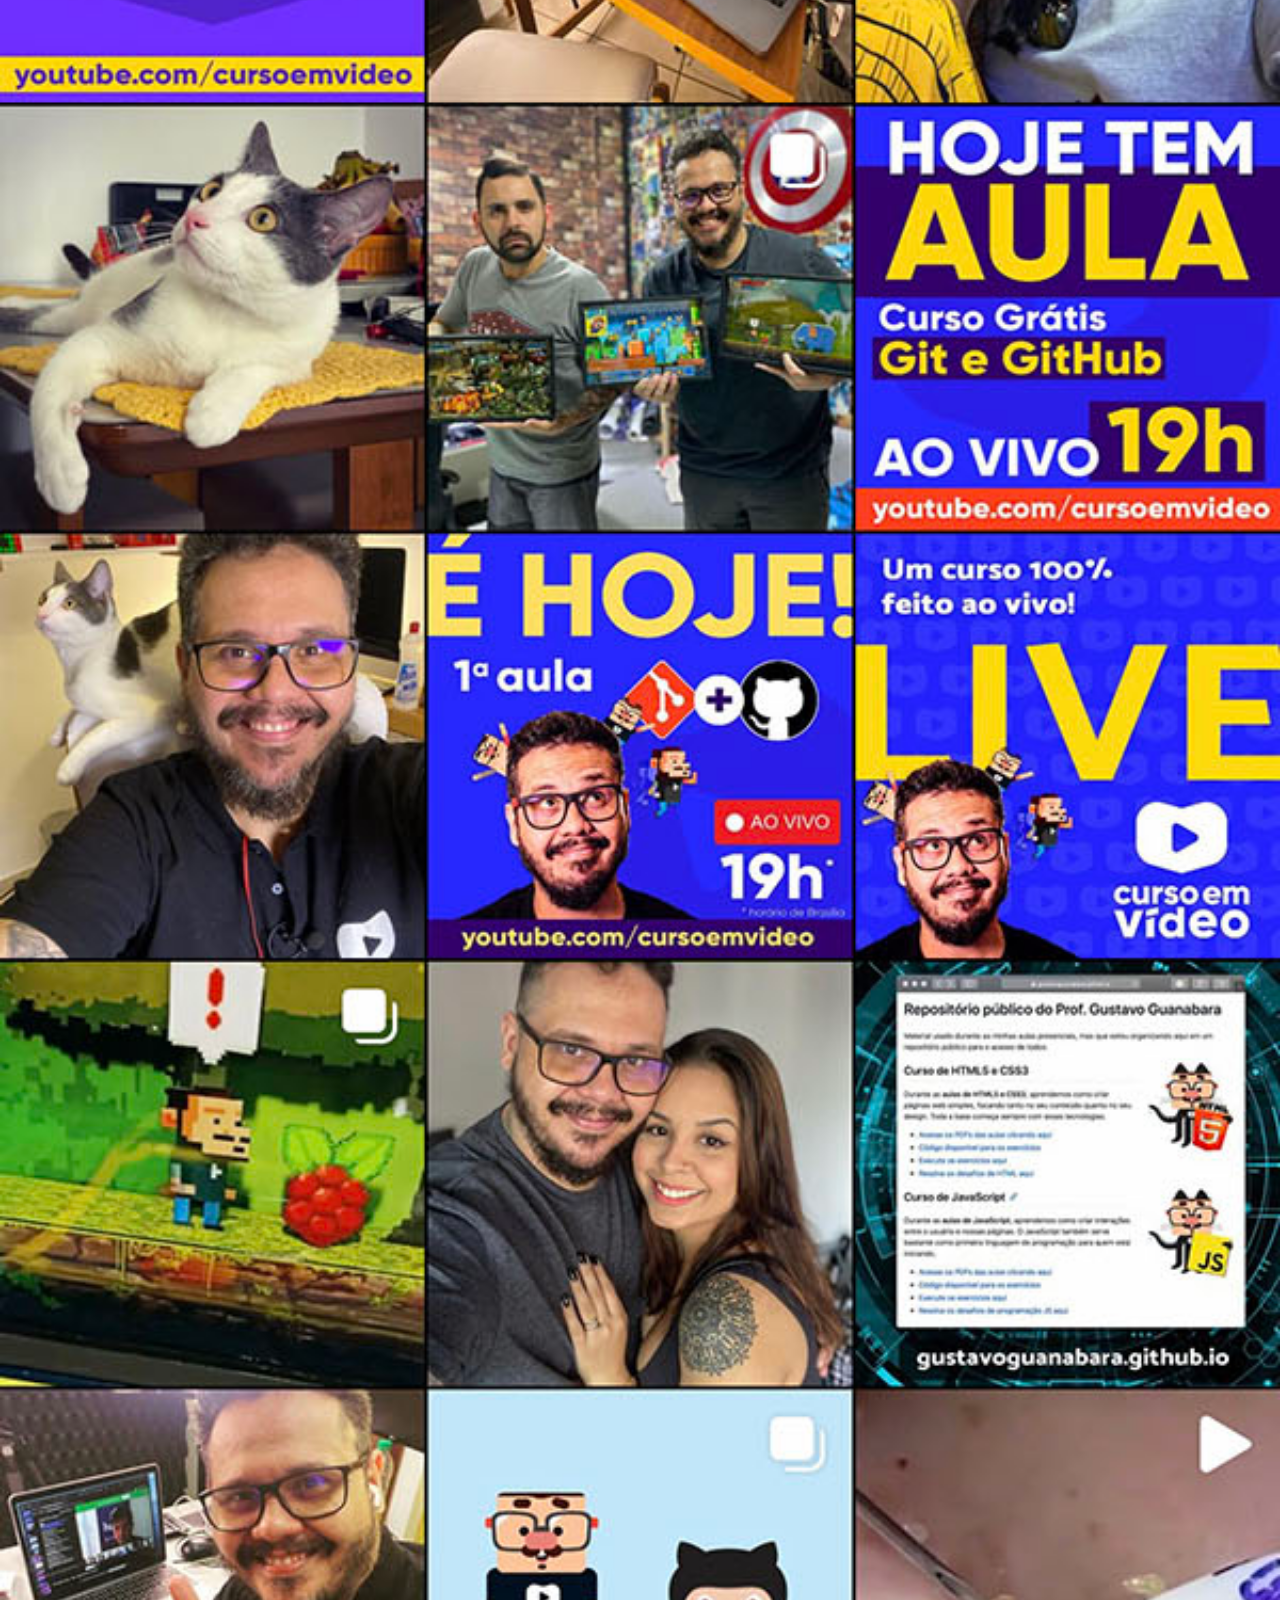
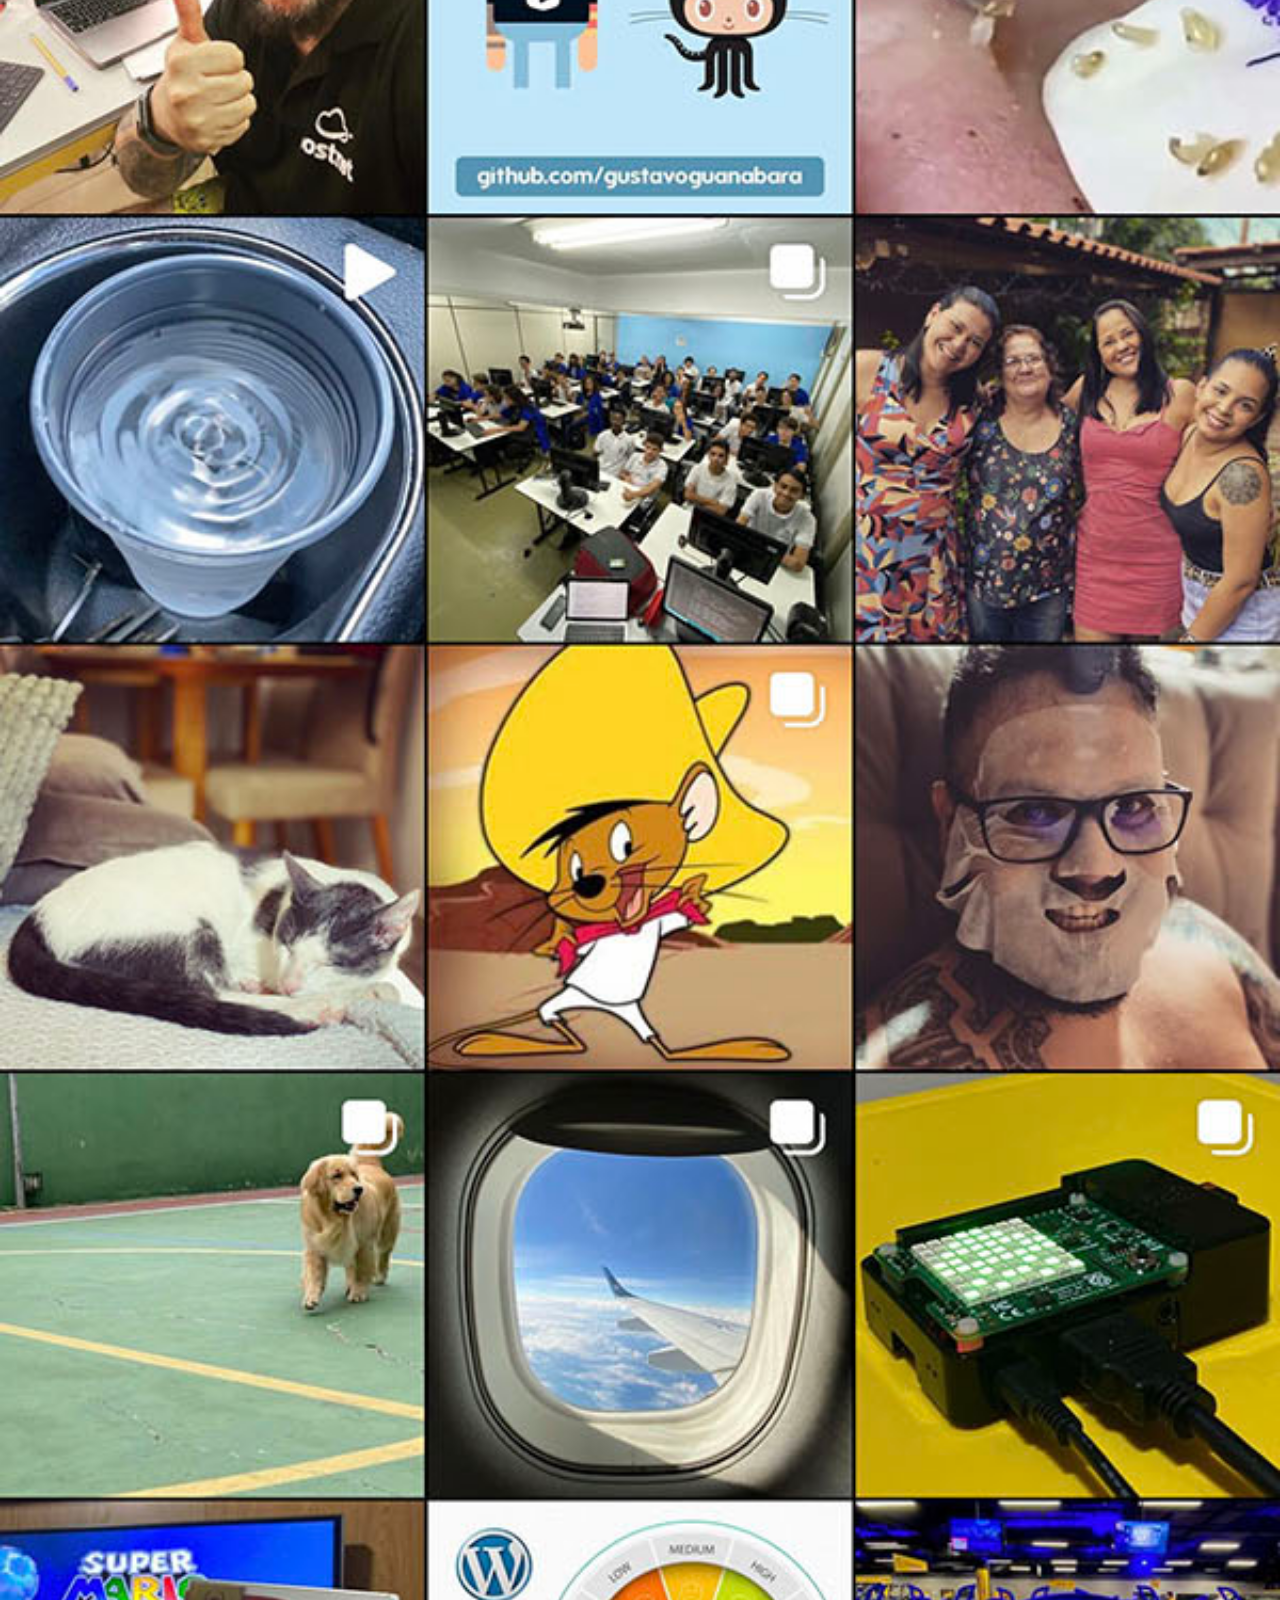
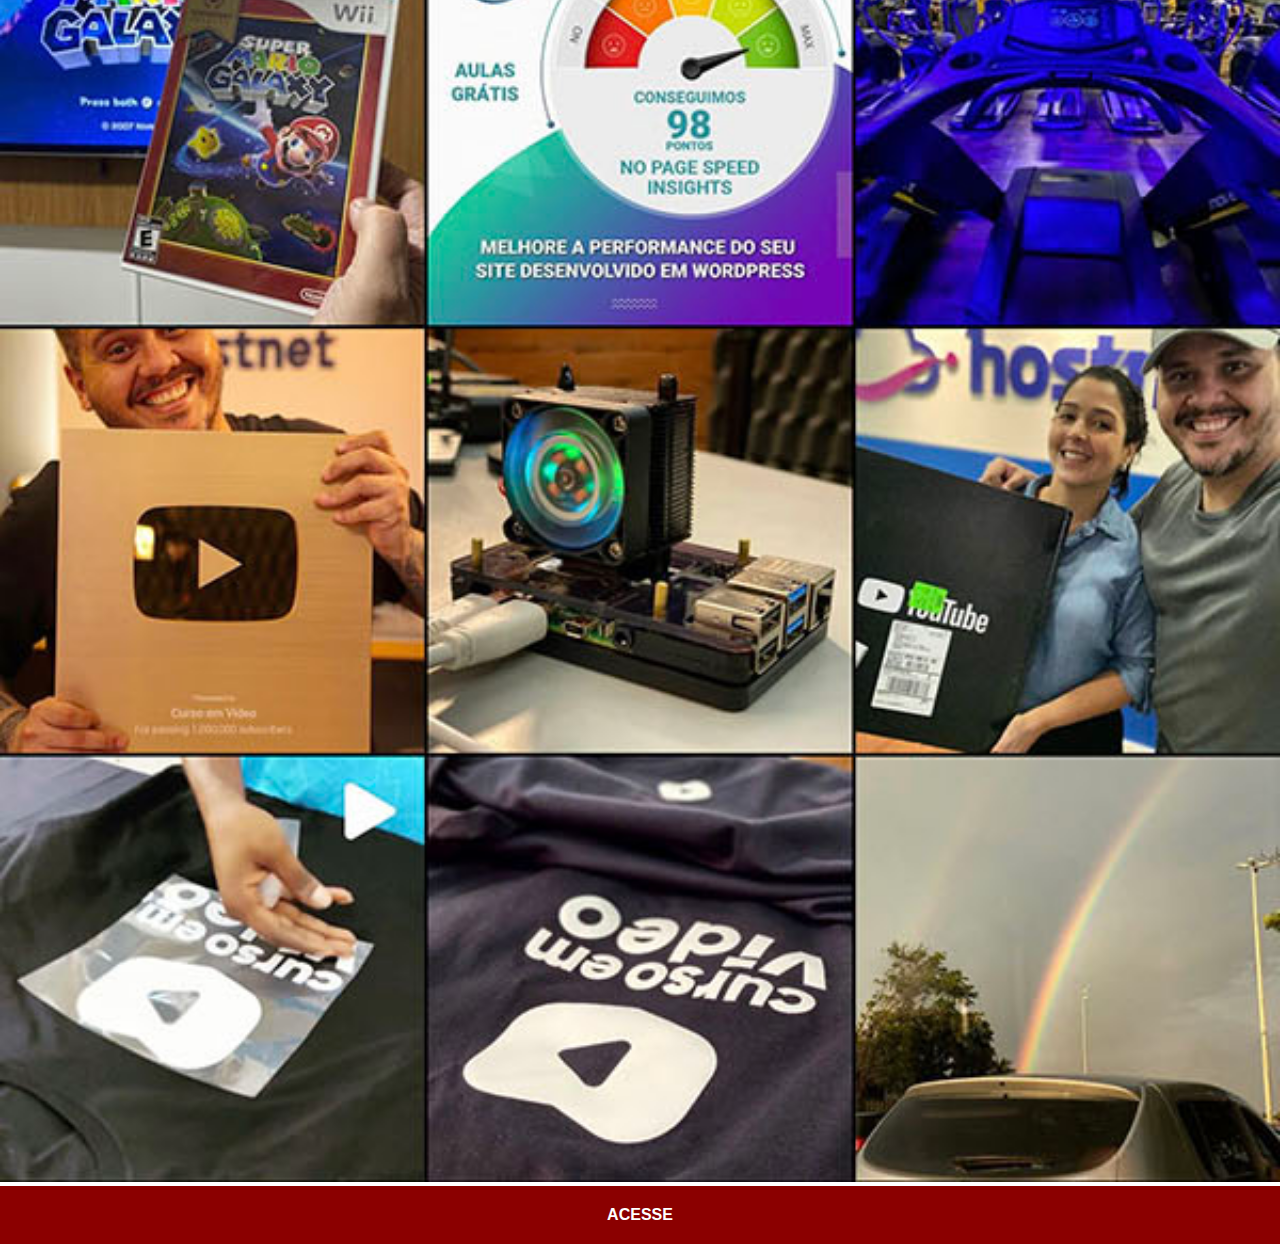
<file: instagram.html>
<!DOCTYPE html>
<html lang="pt-br">
<head>
    <meta charset="UTF-8">
    <meta name="viewport" content="width=device-width, initial-scale=1.0">
    <title>Instagram</title>
    <link rel="stylesheet" href="estilos/social.css">
</head>
<body>
    <img src="imagens/tela-instagram.jpg" alt="Instagram">
    <a href="https://www.instagram.com/gustavoguanabara/" target="_blank">ACESSE</a>
    
</body>
</html>
</file>
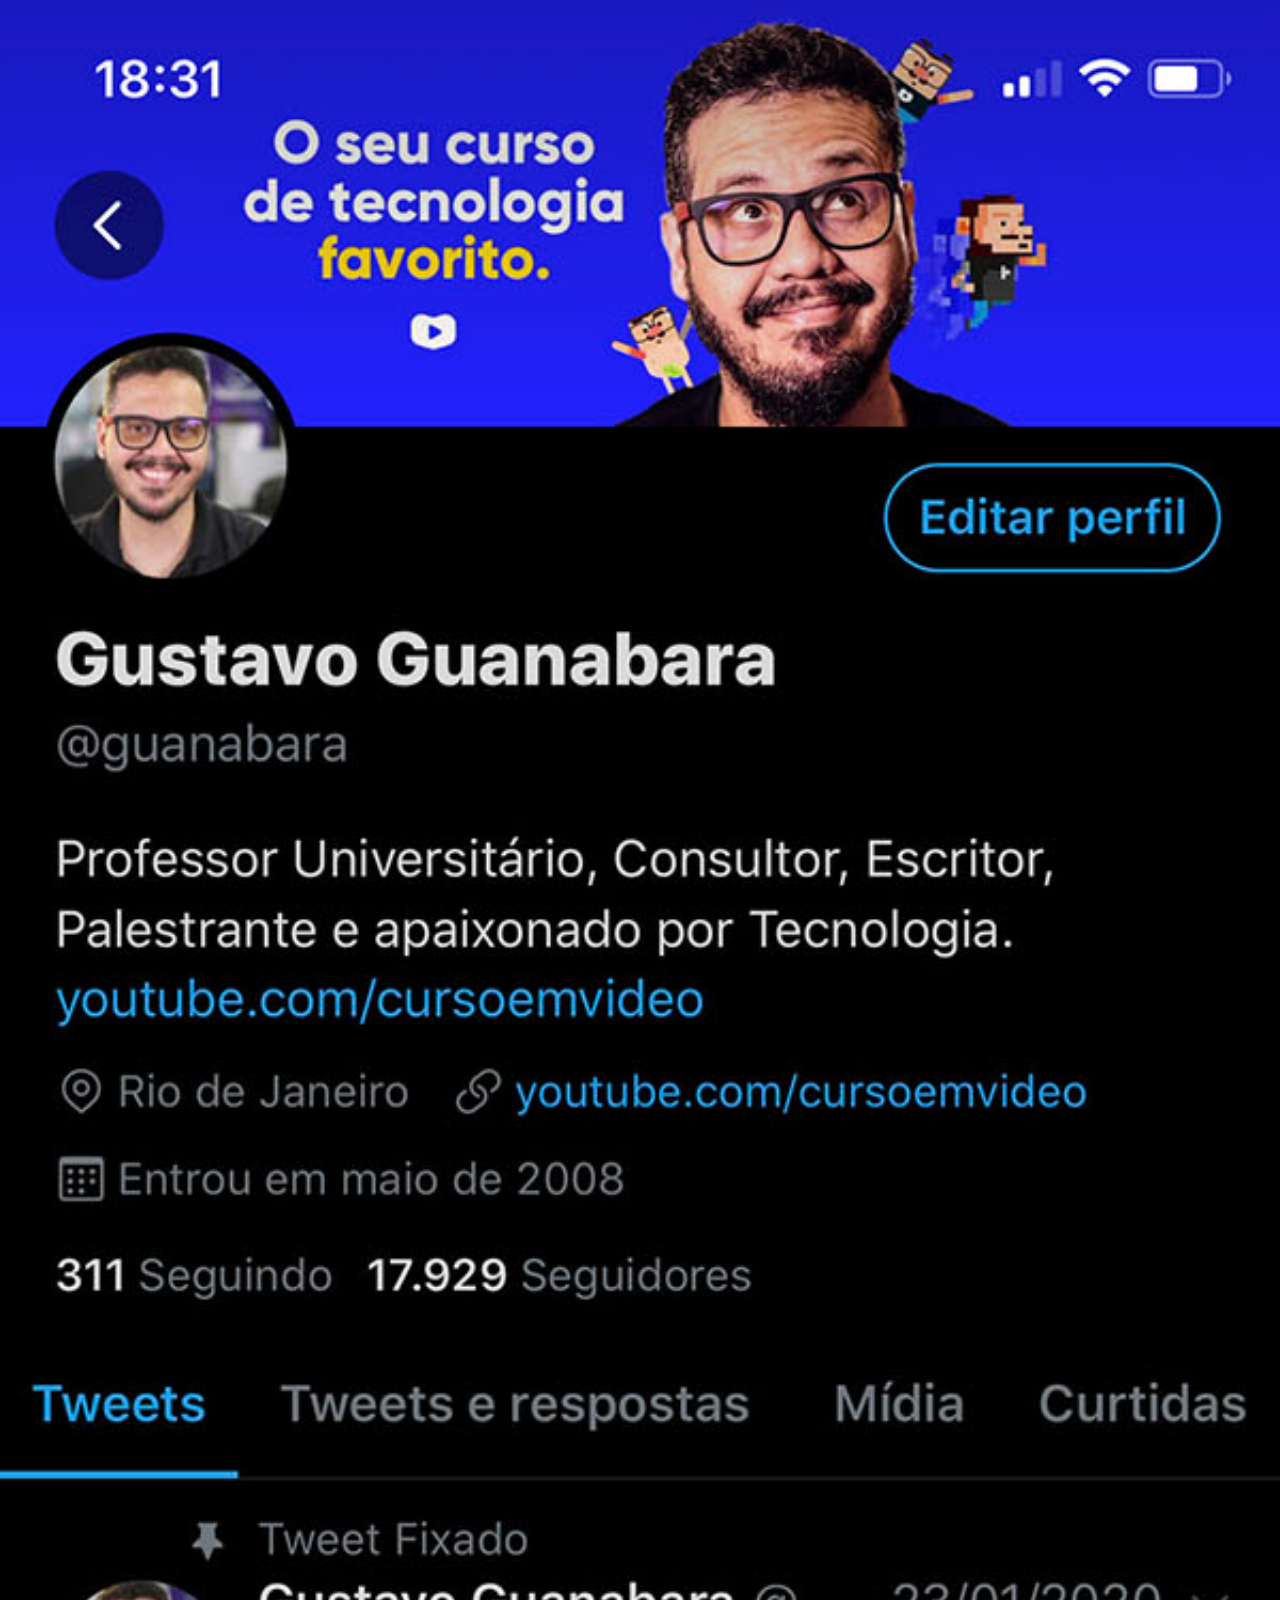
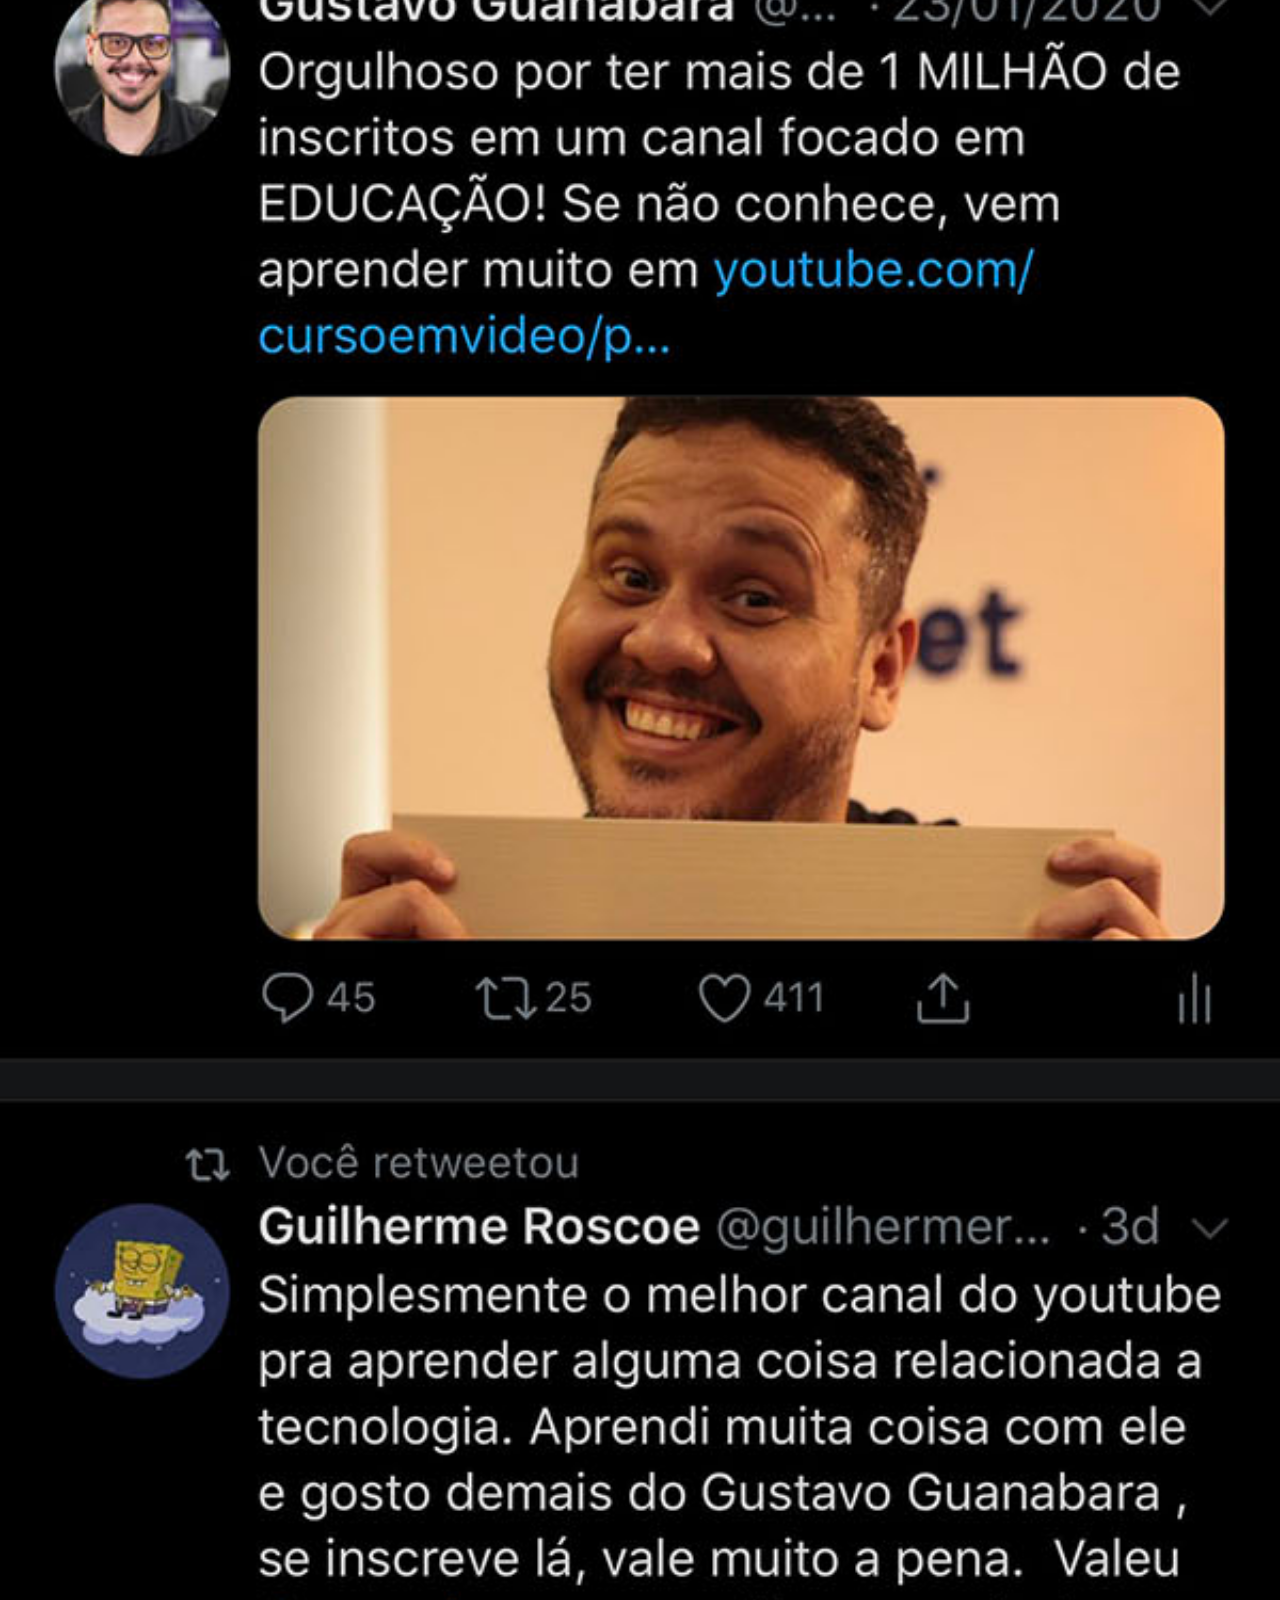
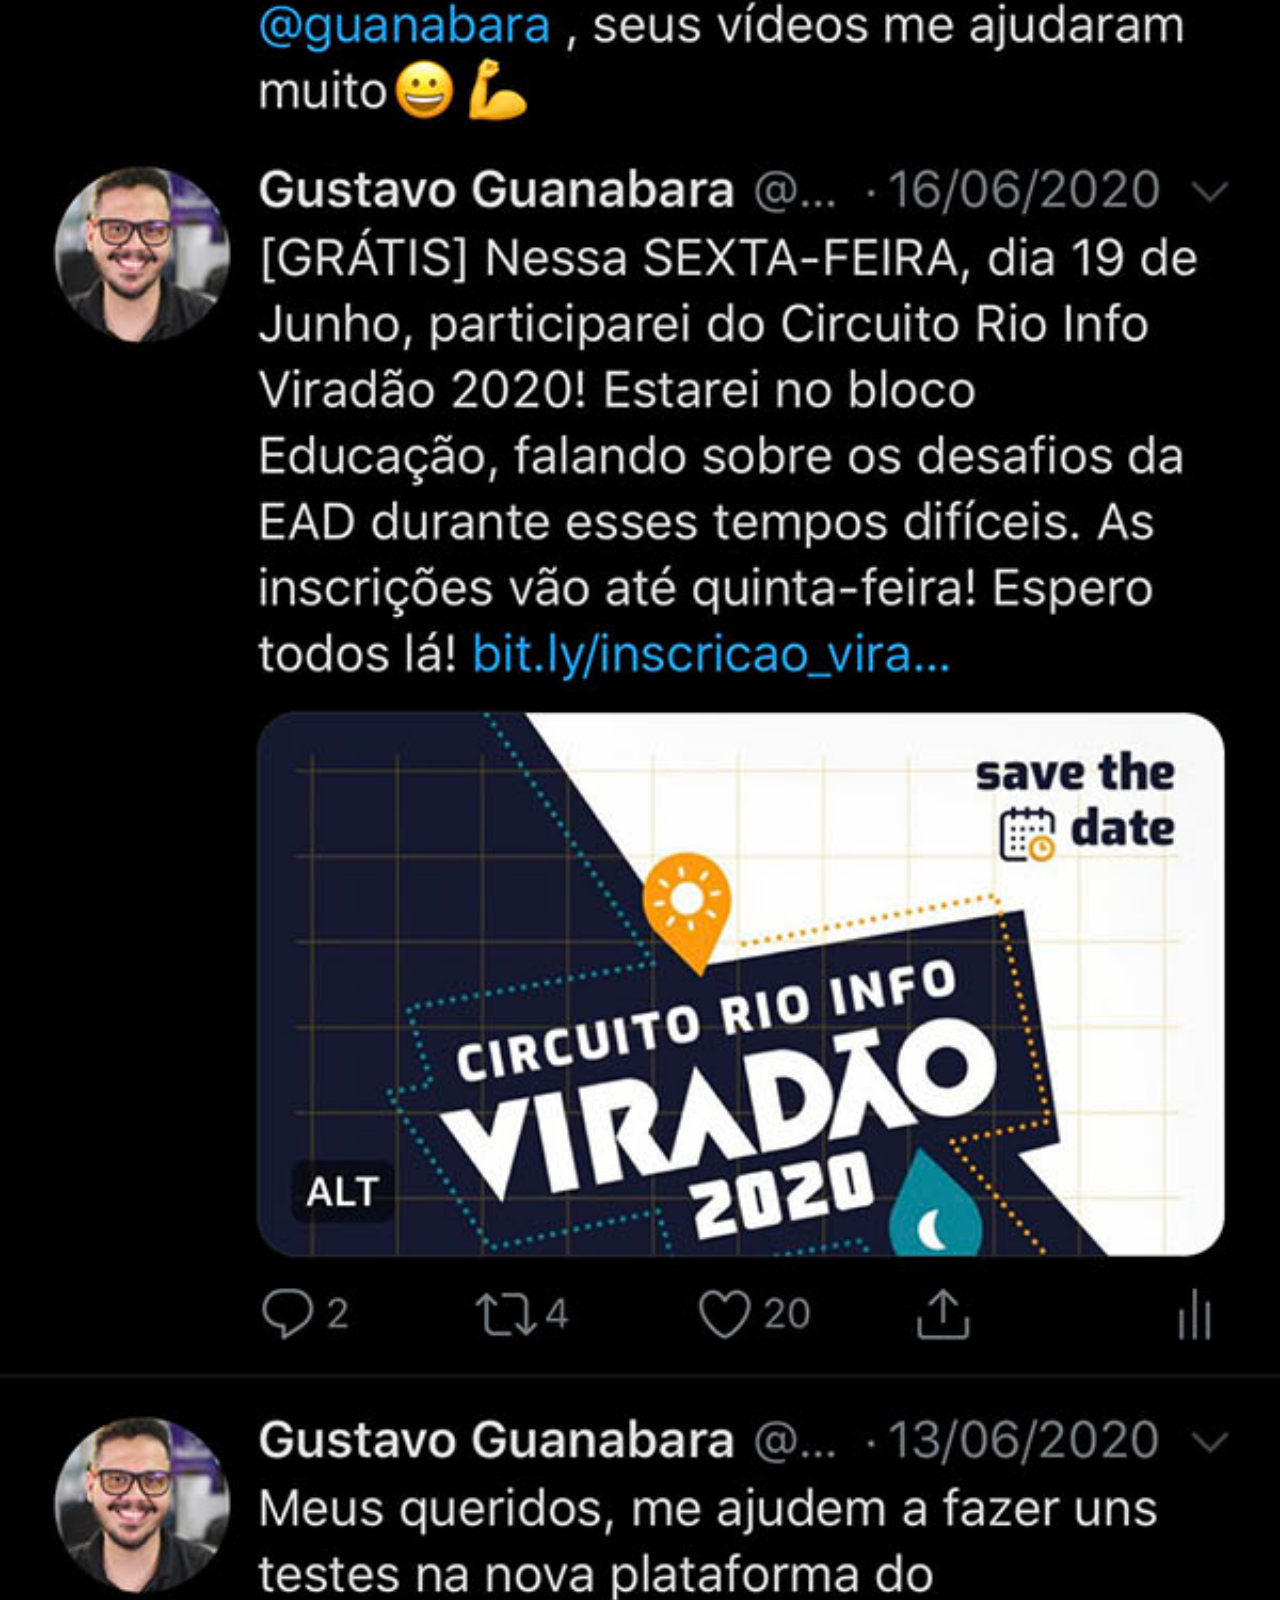
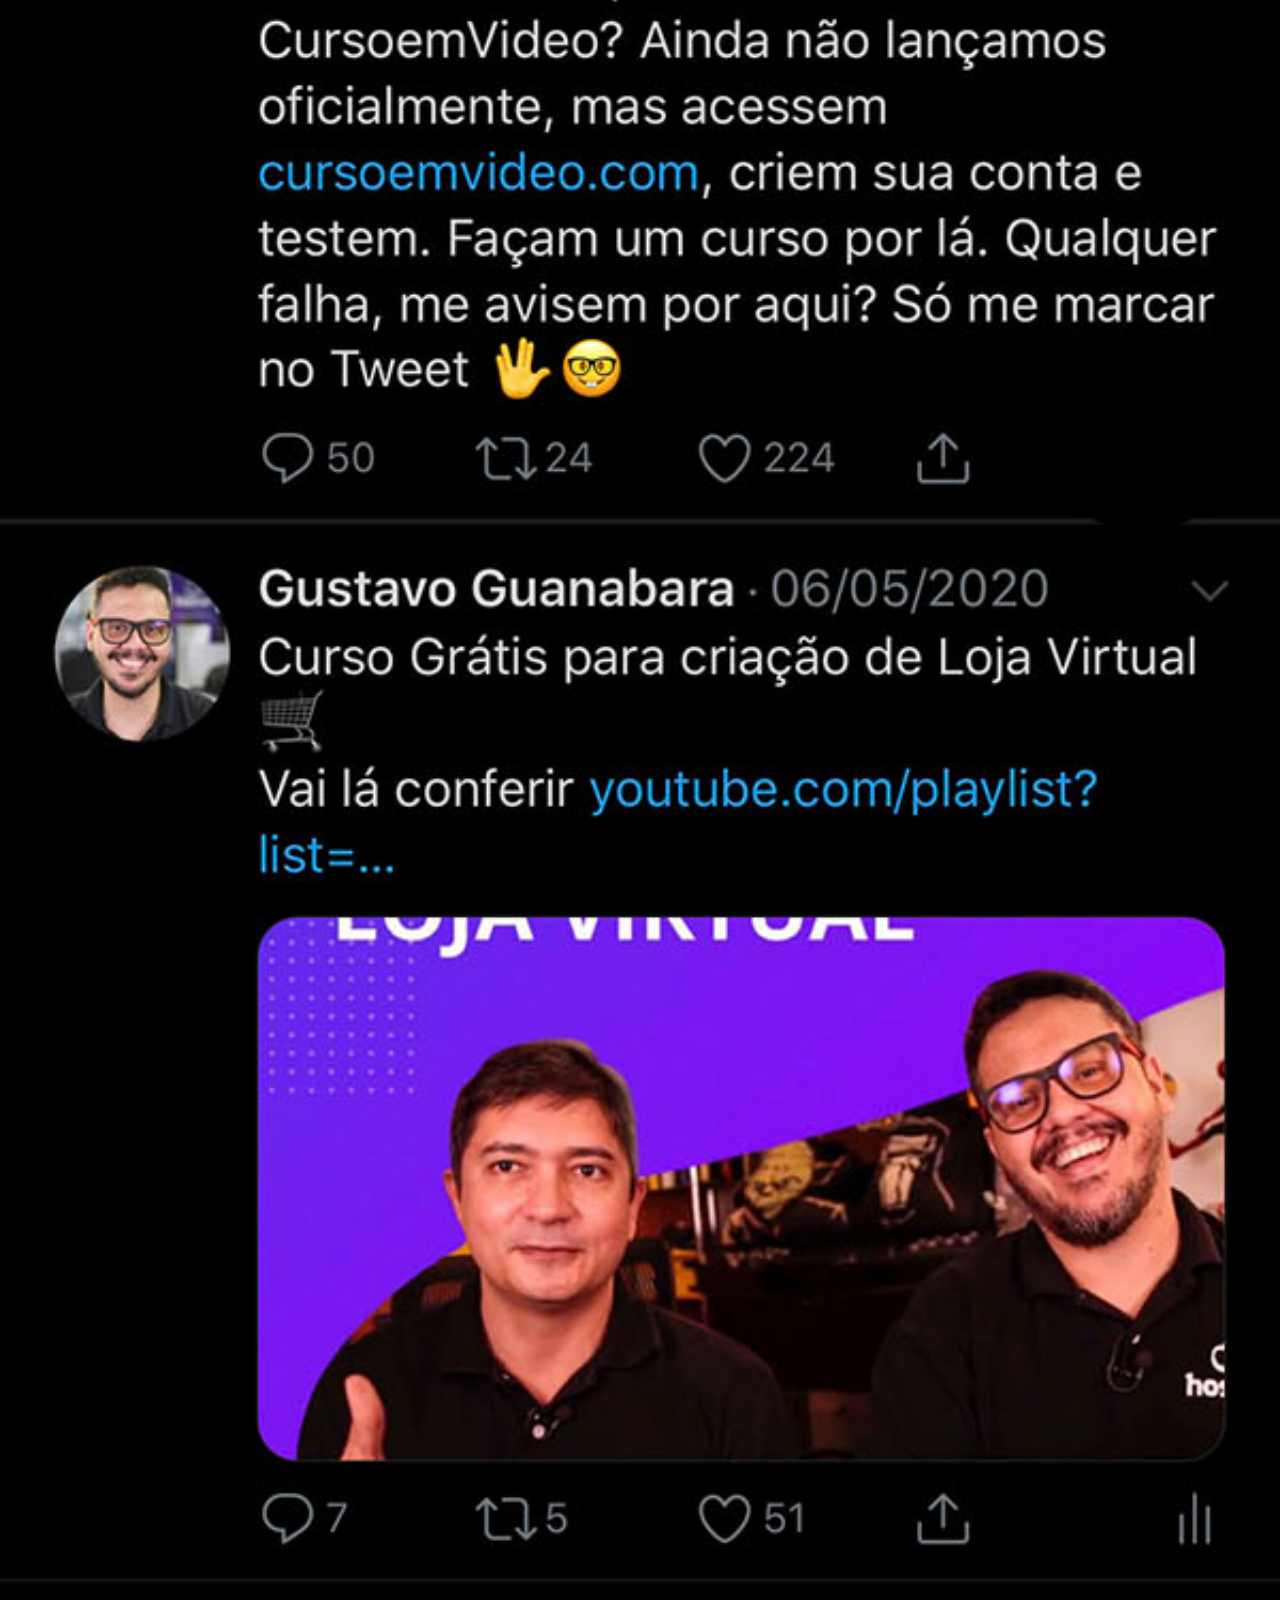
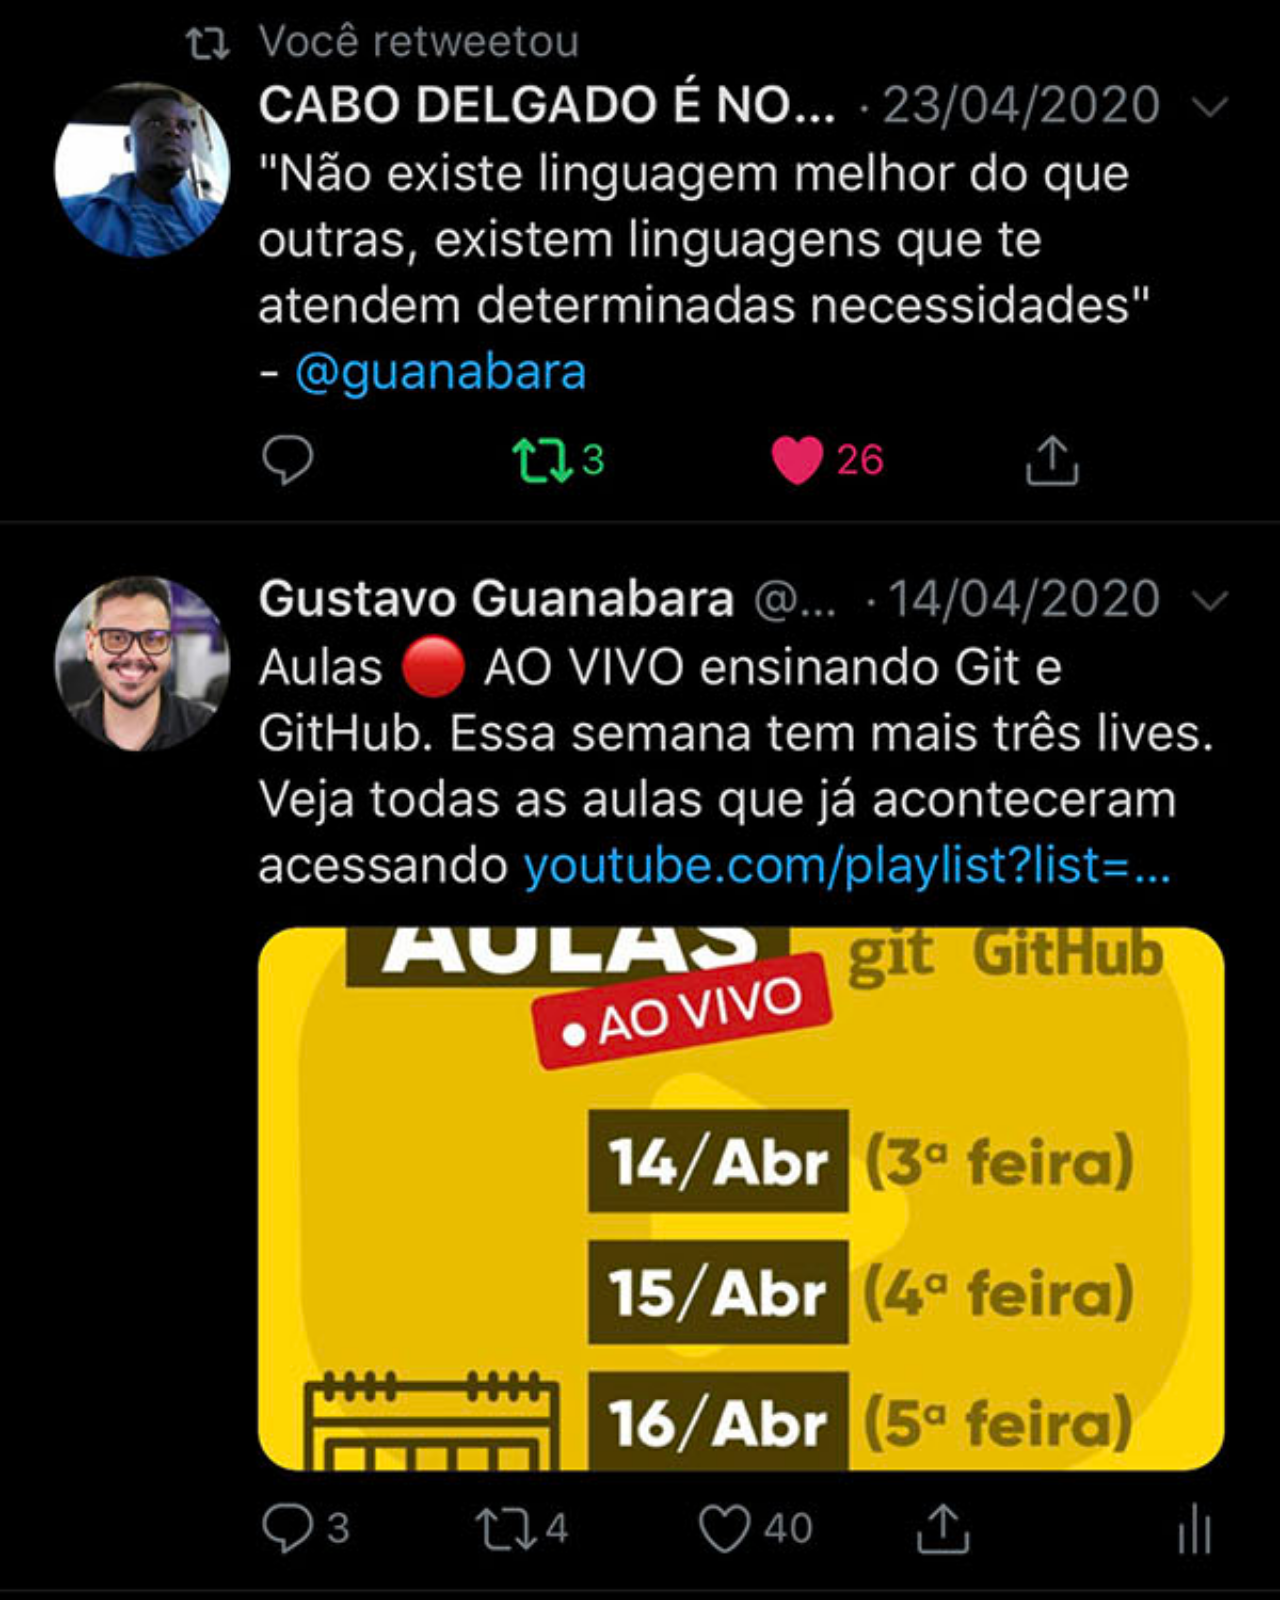
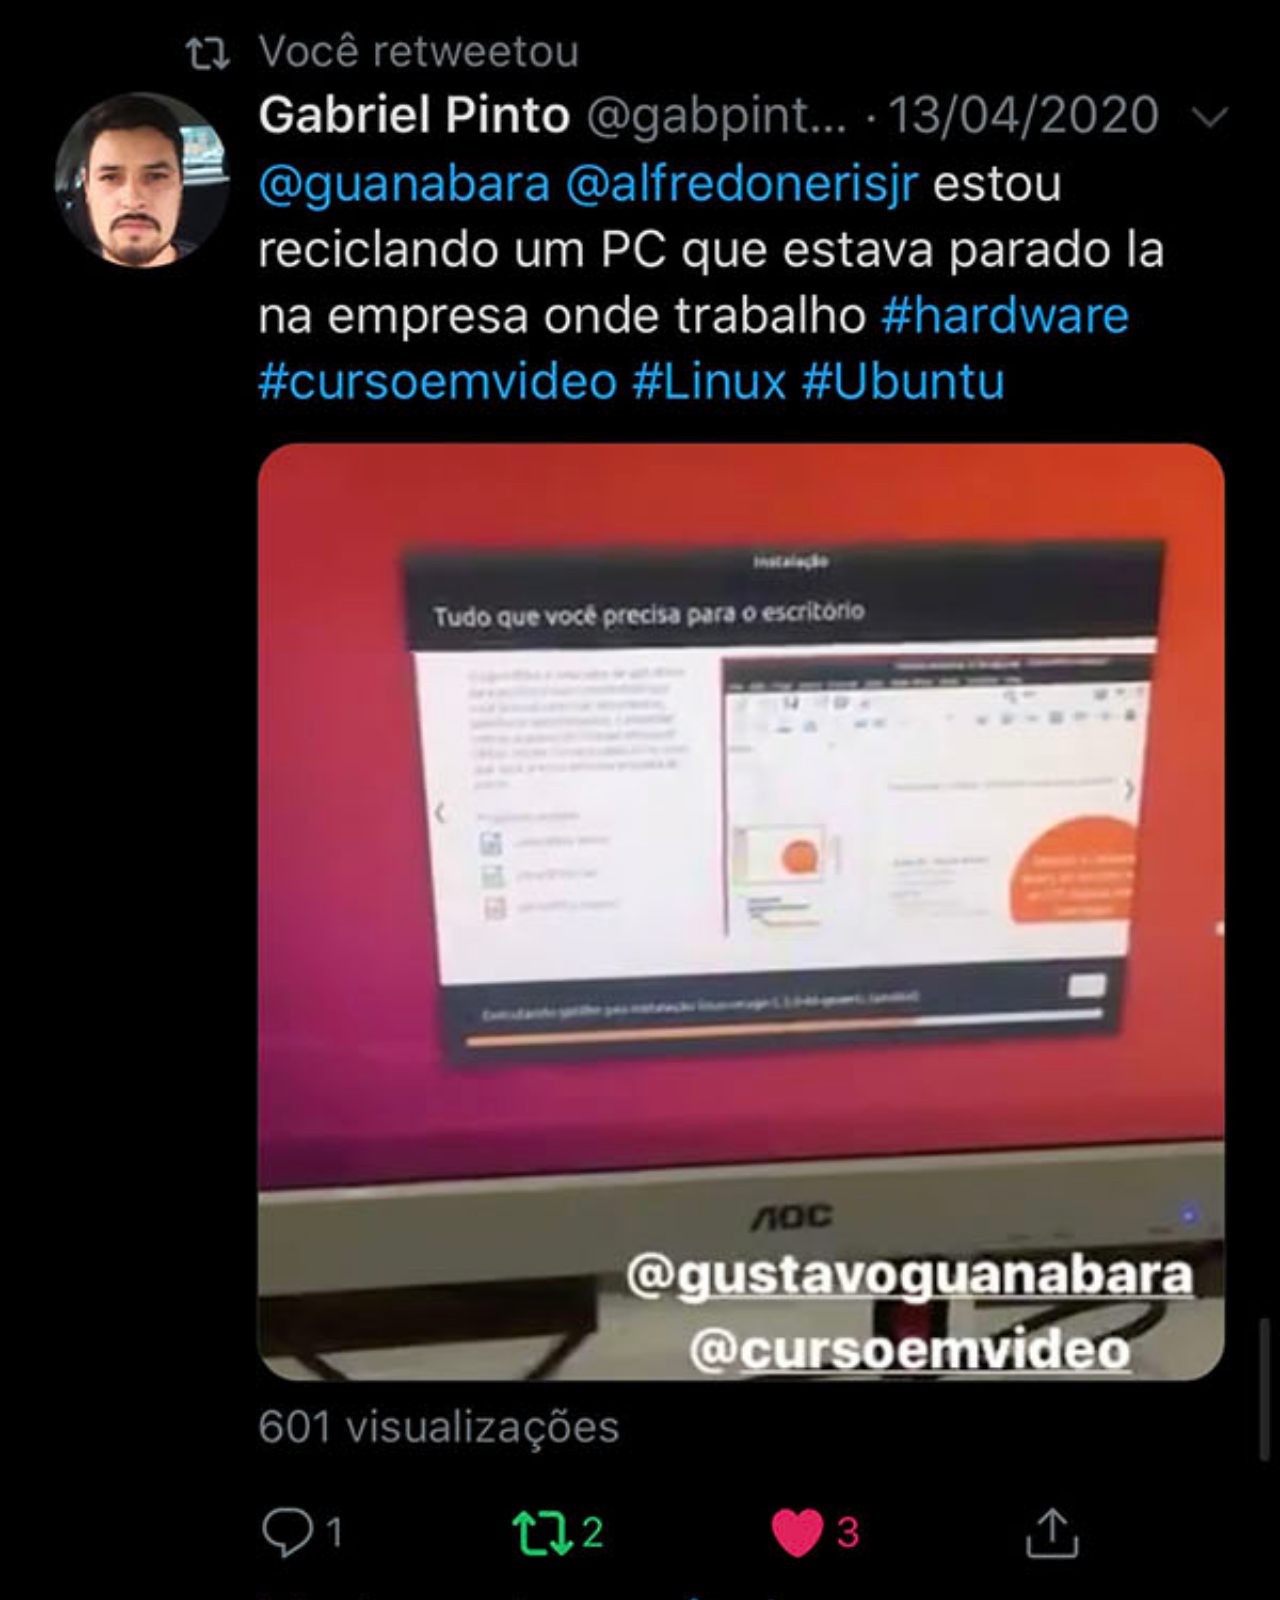
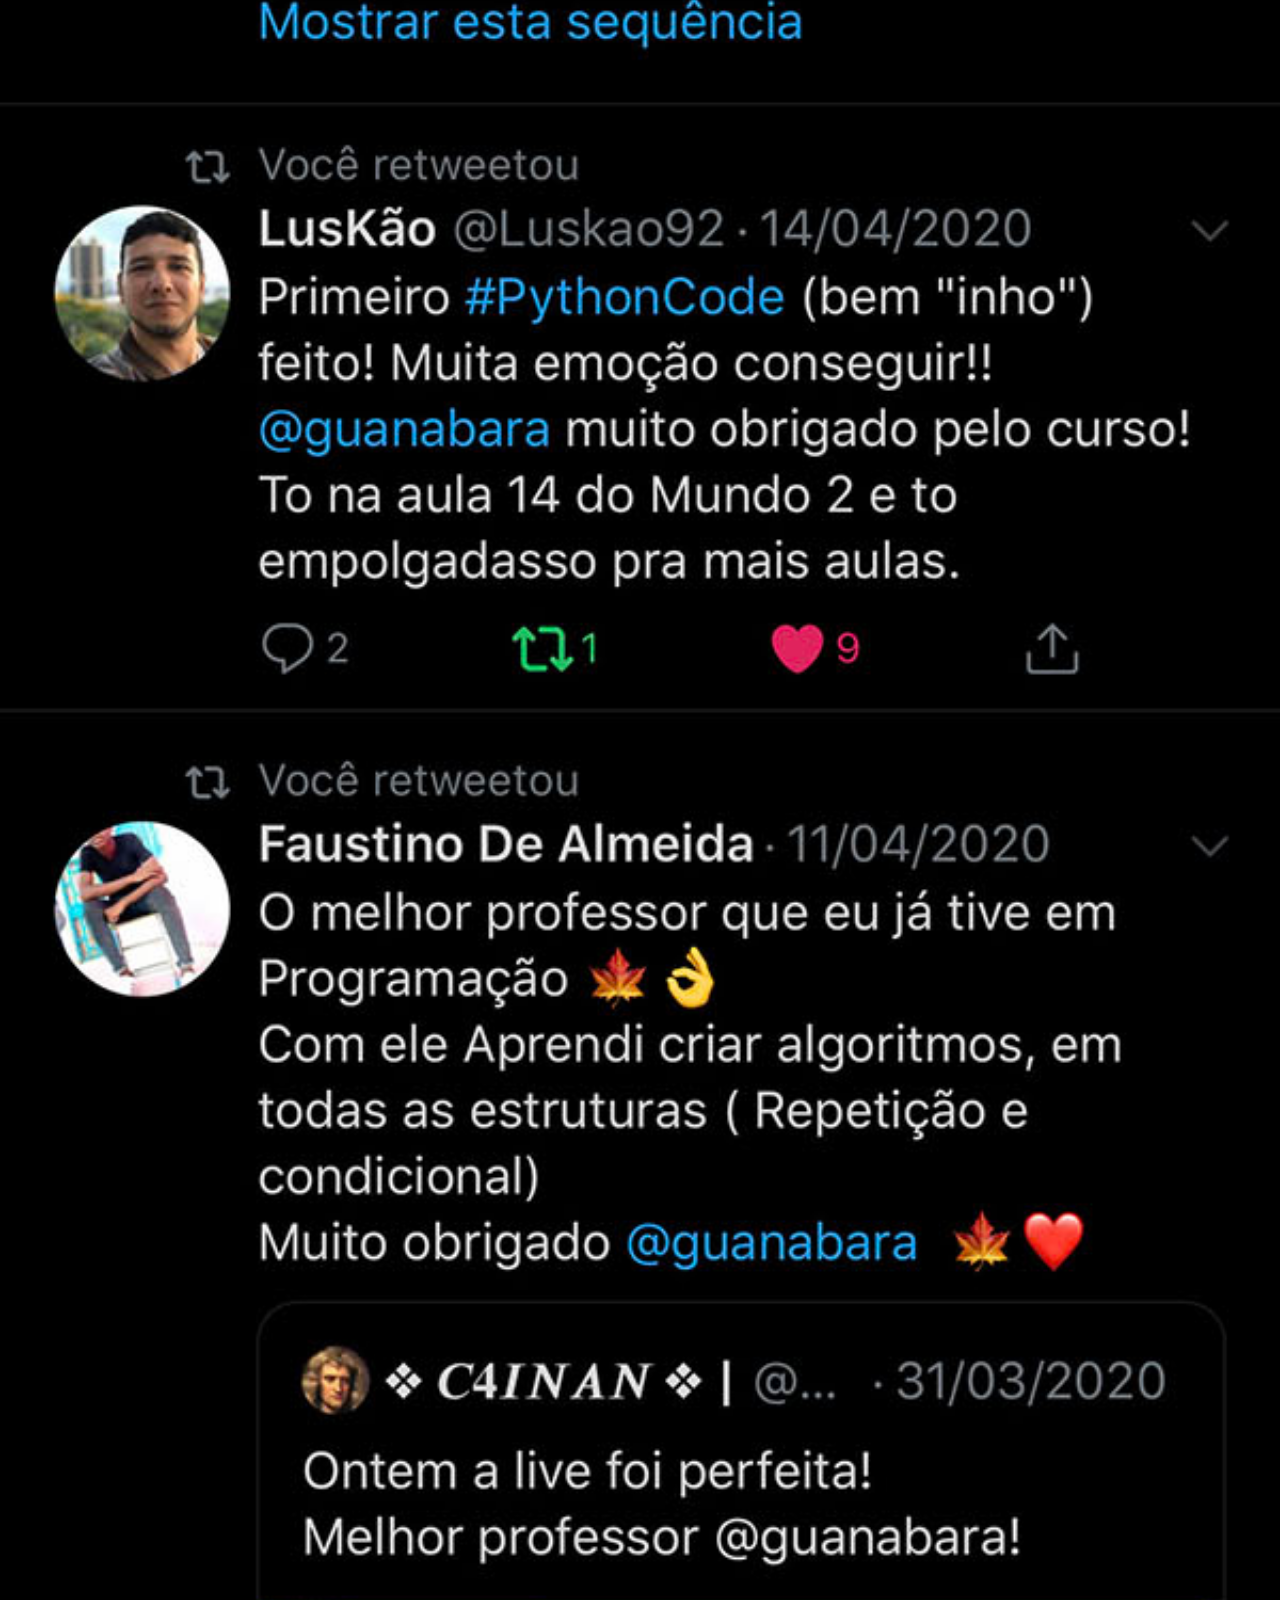
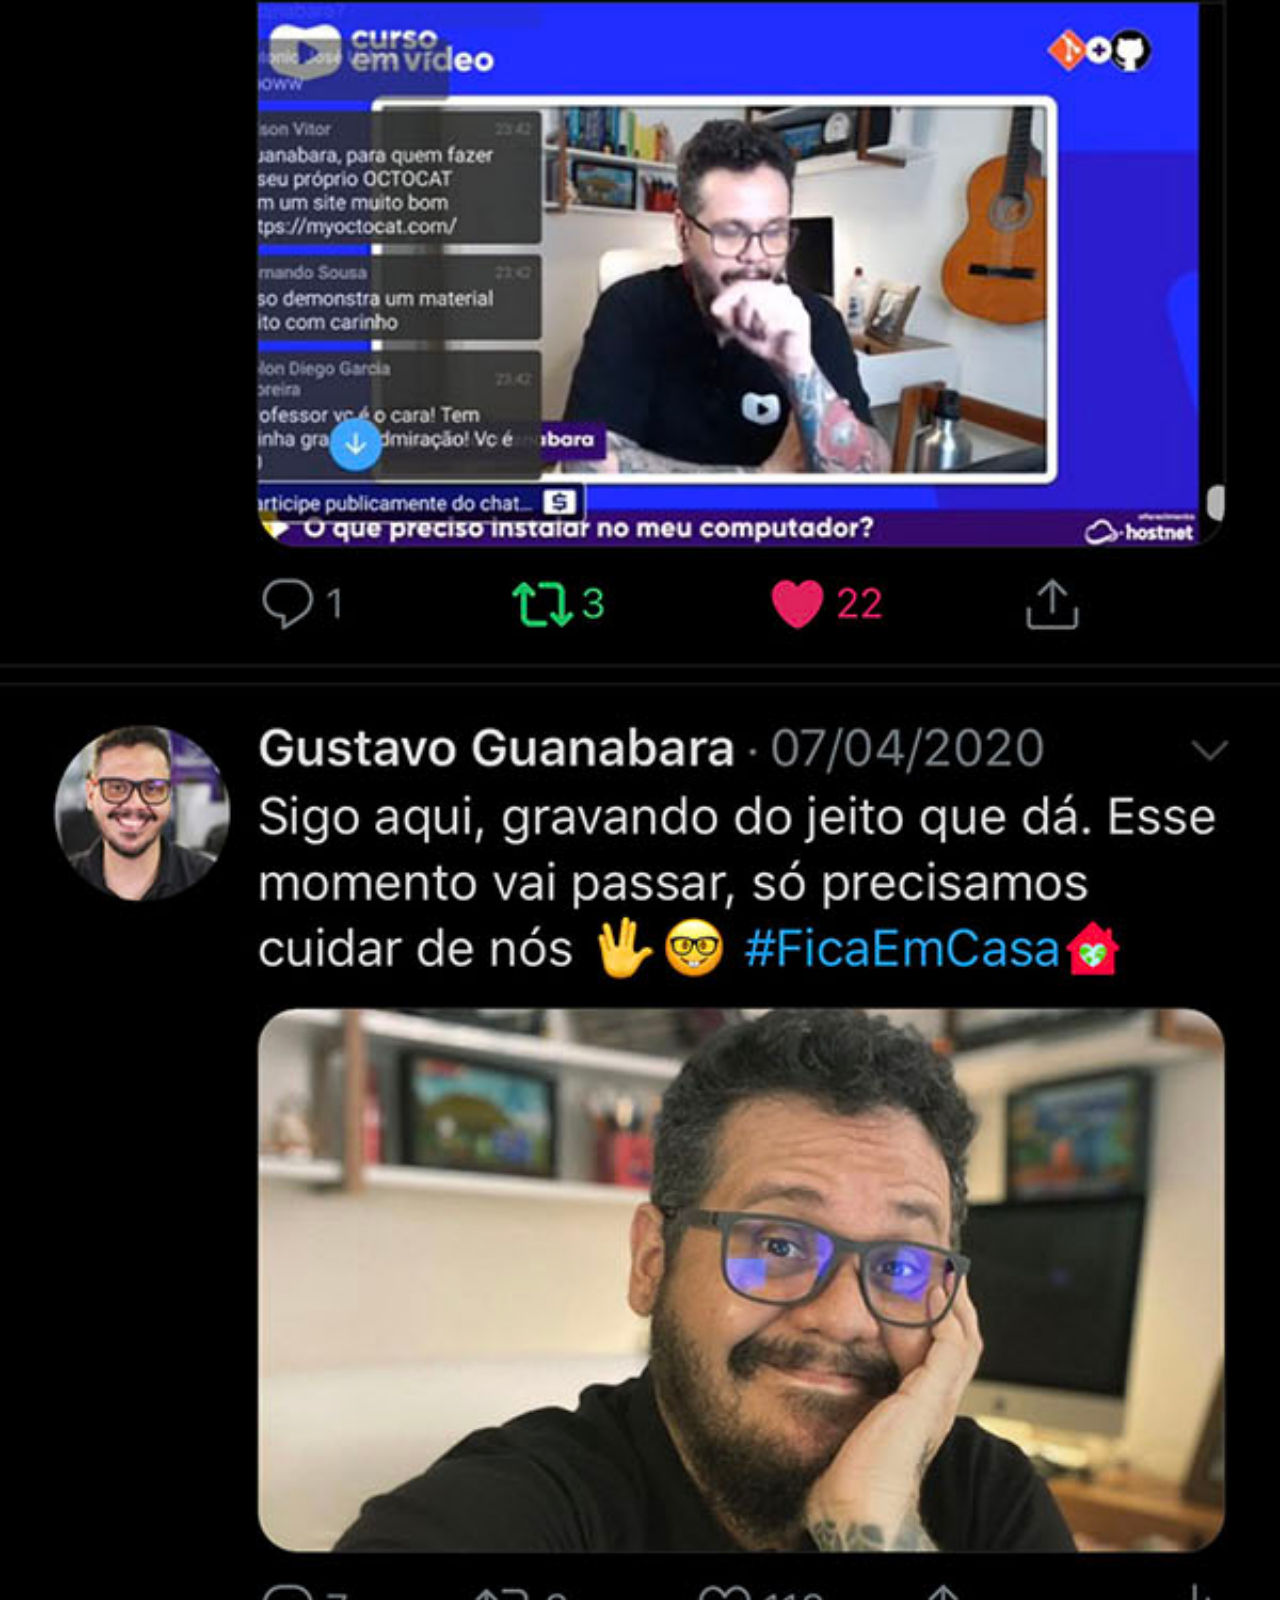
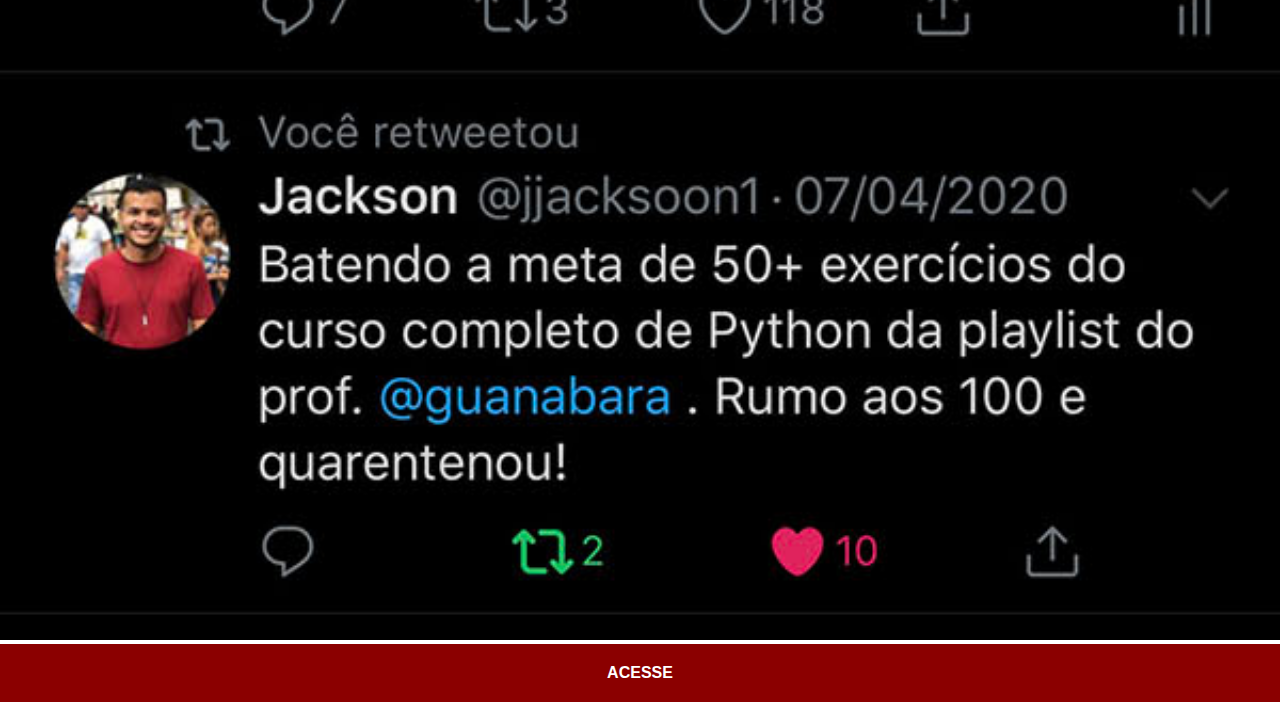
<file: twitter.html>
<!DOCTYPE html>
<html lang="pt-br">
<head>
    <meta charset="UTF-8">
    <meta name="viewport" content="width=device-width, initial-scale=1.0">
    <title>Twitter</title>
    <link rel="stylesheet" href="estilos/social.css">
</head>
<body>
    <img src="imagens/tela-twitter.jpg" alt="Twitter">
    <a href="https://x.com/guanabara" target="_blank">ACESSE</a>
    
</body>
</html>
</file>
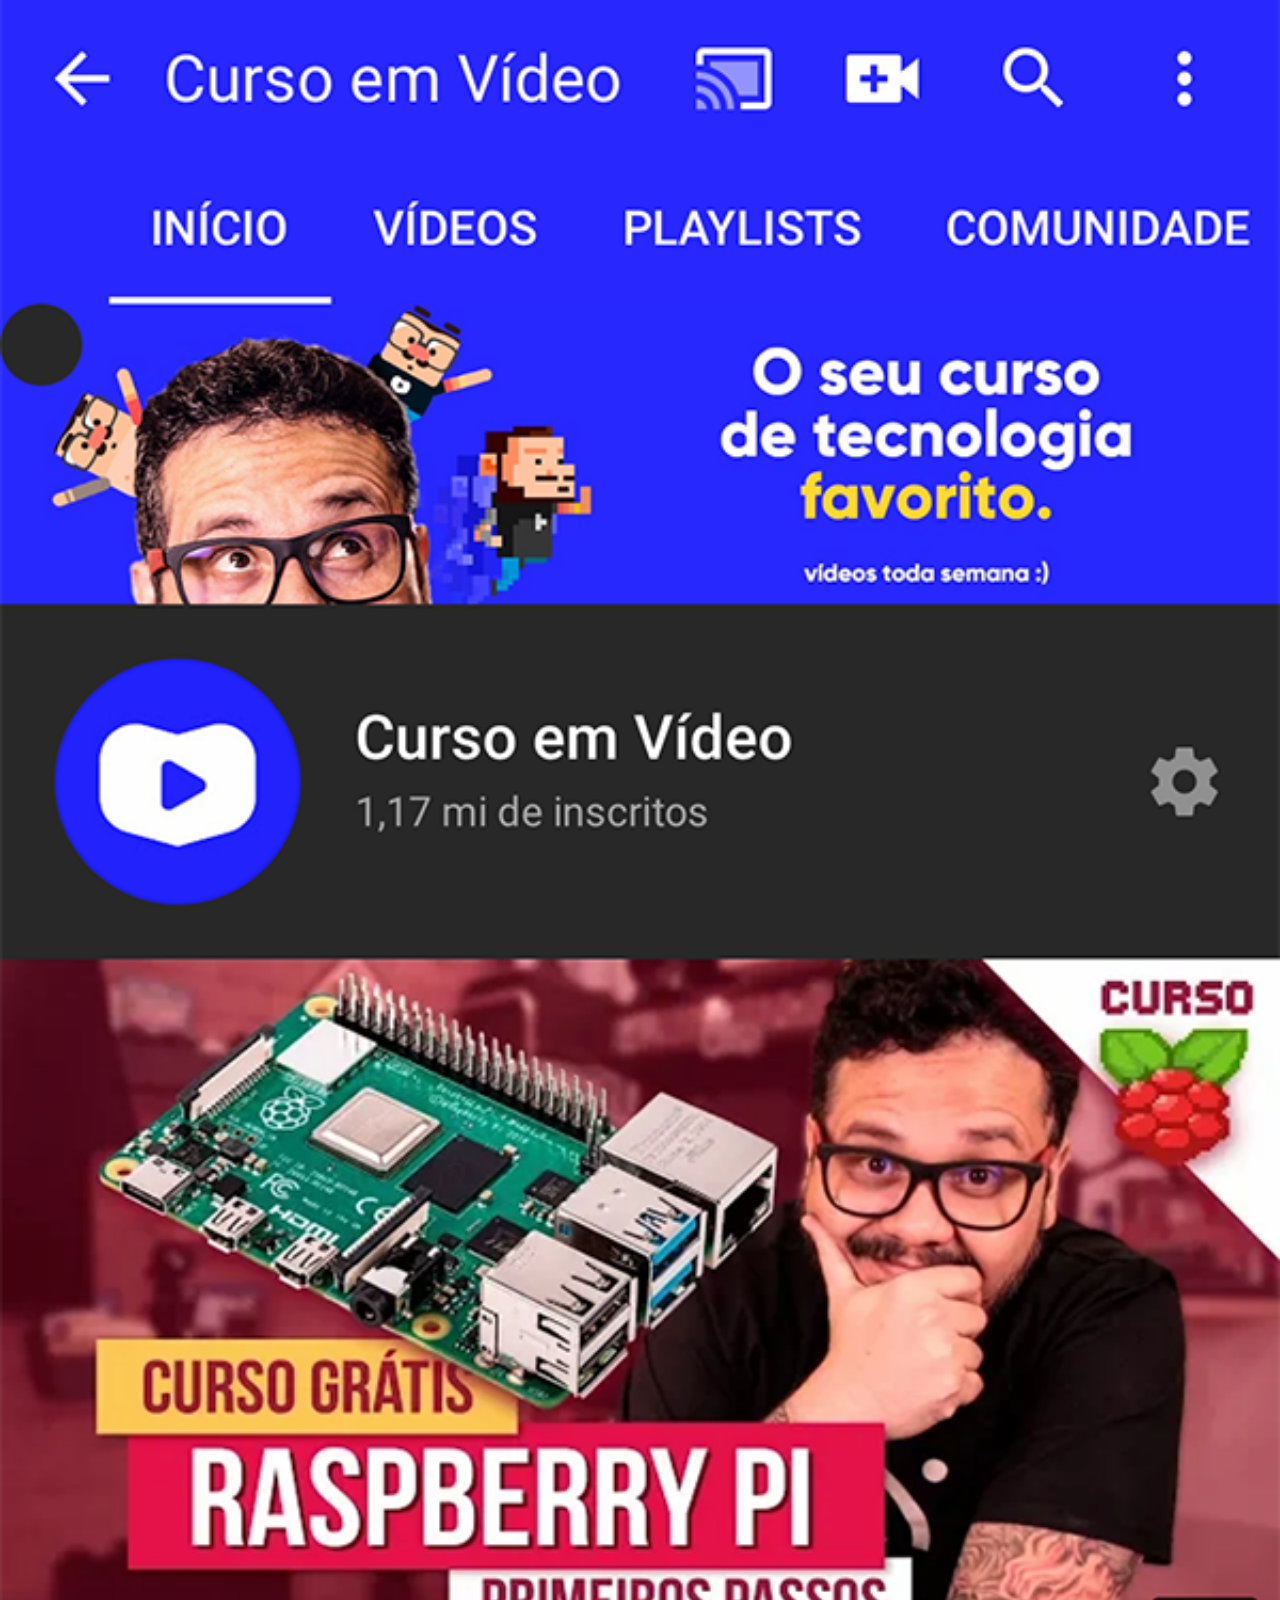
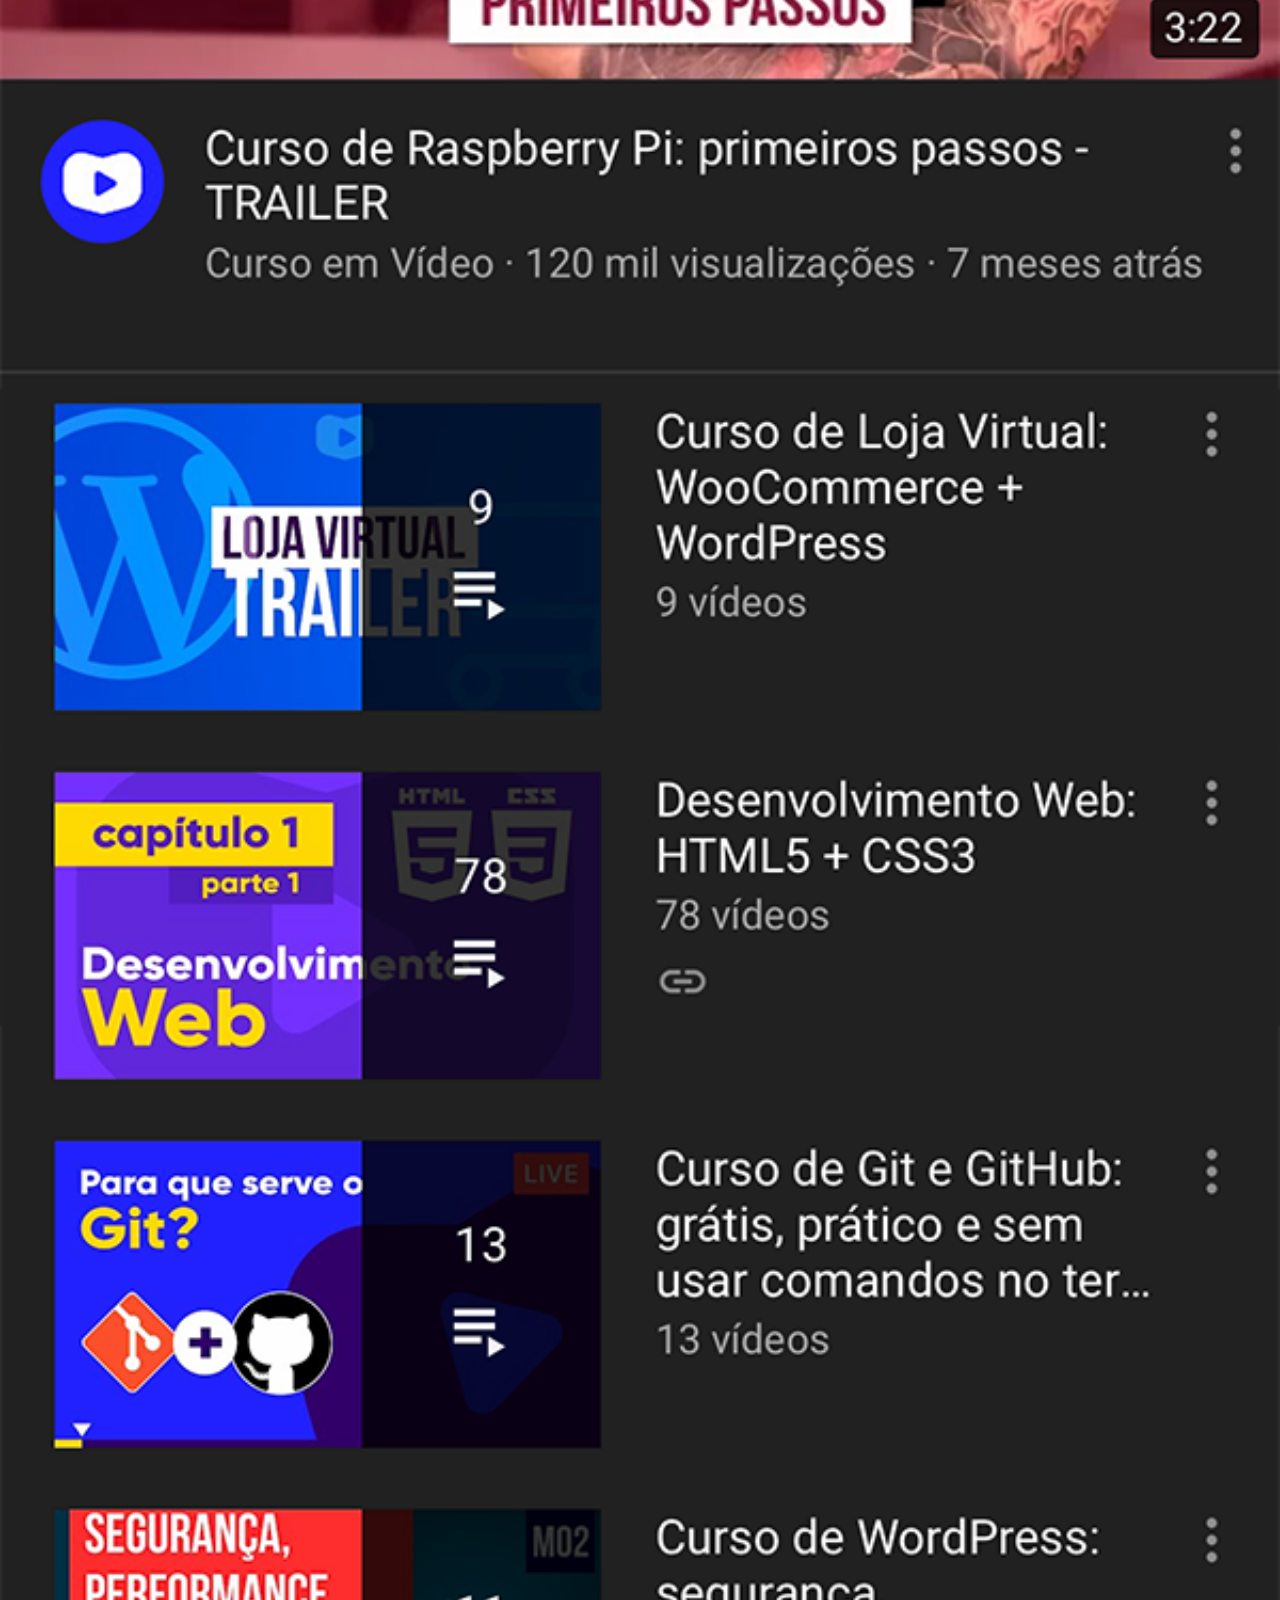
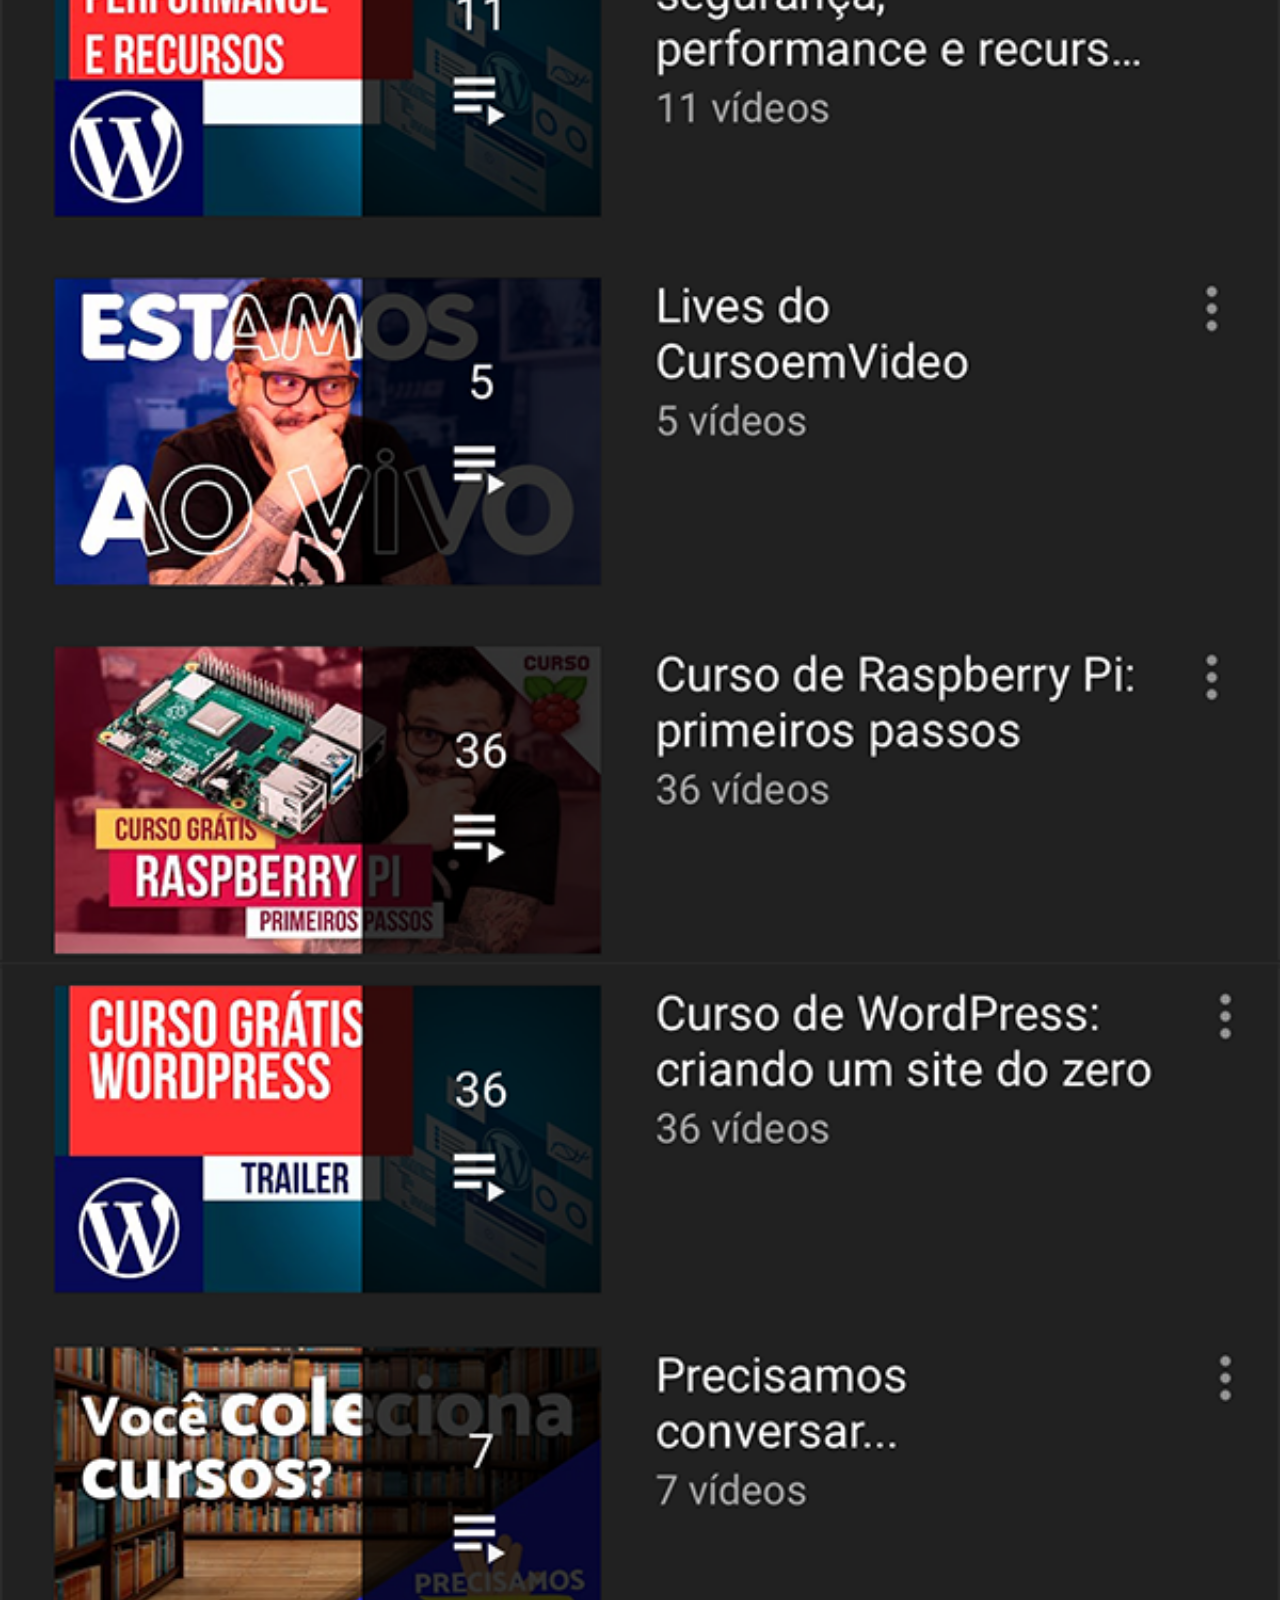
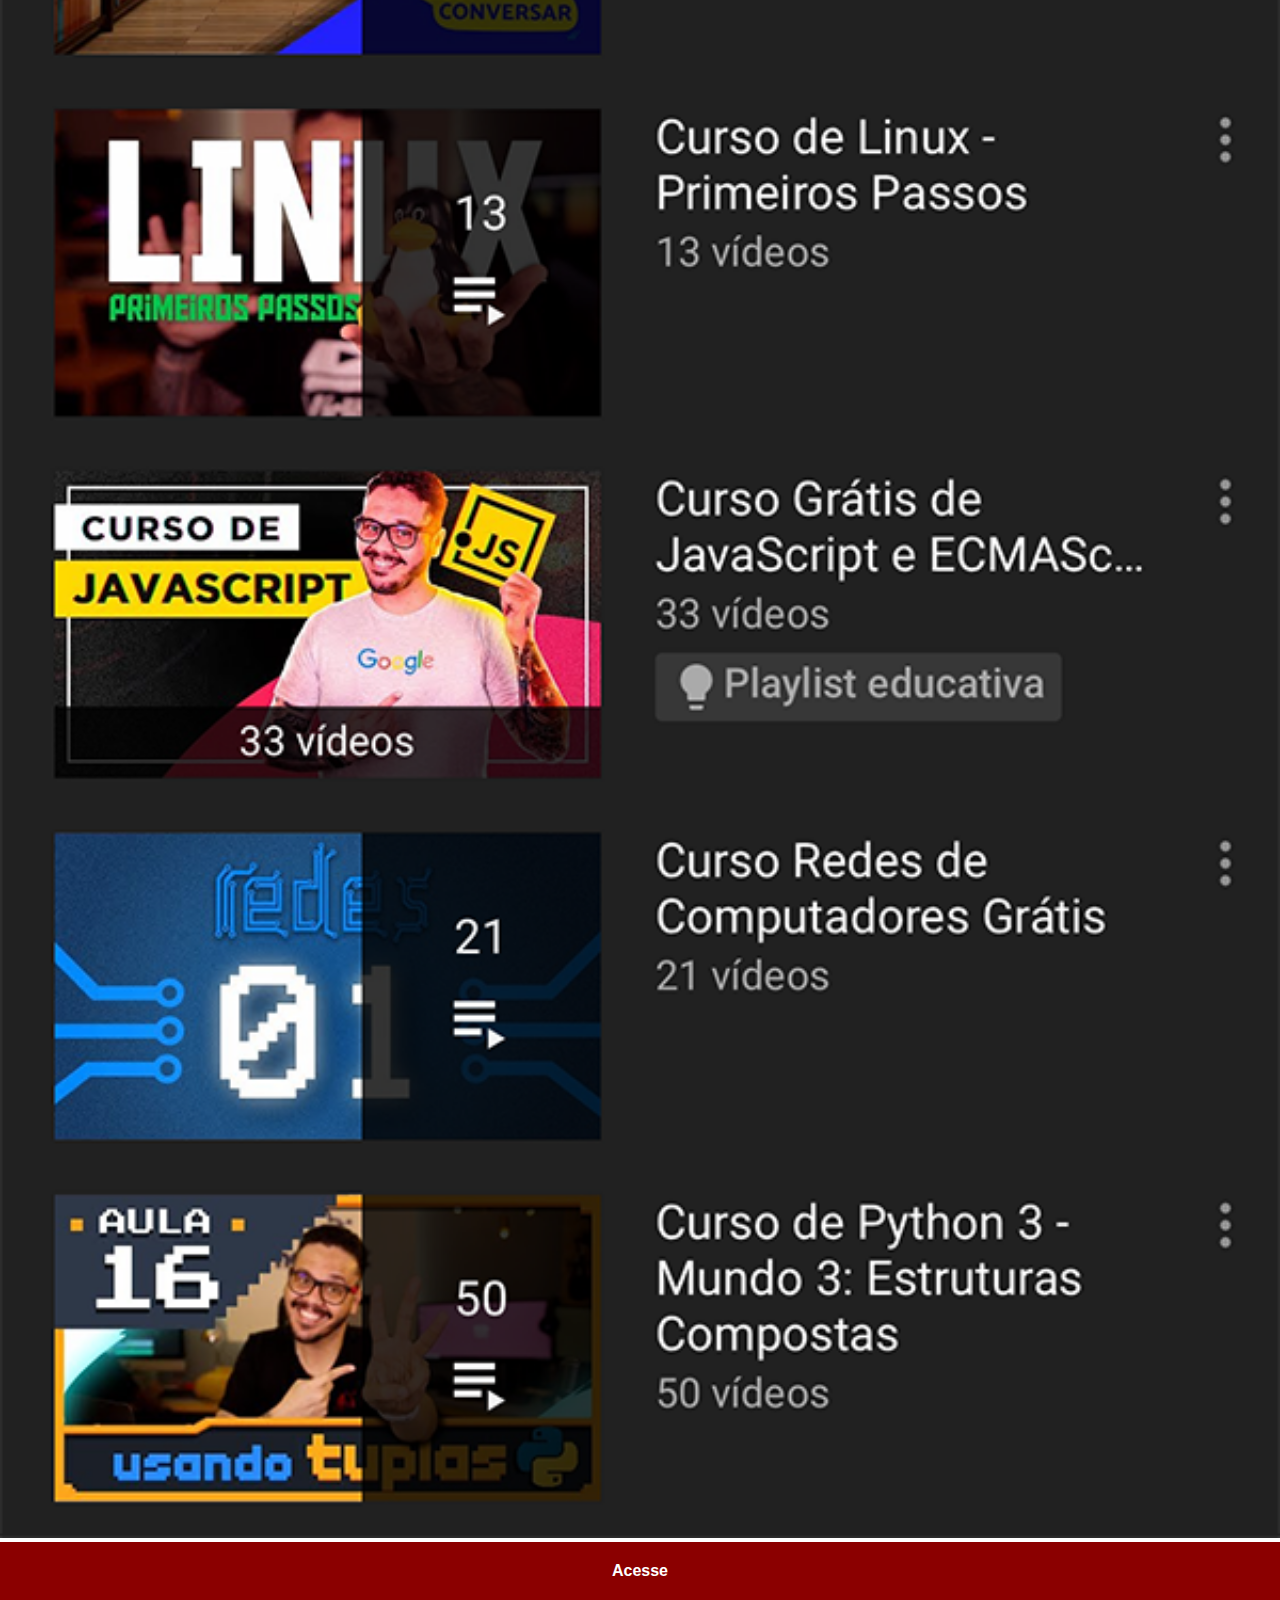
<file: youtube.html>
<!DOCTYPE html>
<html lang="pt-br">
<head>
    <meta charset="UTF-8">
    <meta name="viewport" content="width=device-width, initial-scale=1.0">
    <title>Youtube</title>
    <link rel="stylesheet" href="estilos/social.css">
</head>
<body>
    <img src="imagens/tela-youtube.png" alt="Youtube" >
    <a href="https://www.youtube.com/c/CursoemV%C3%ADdeo" target="_blank"> Acesse</a>
    
</body>
</html>
</file>
<file: estilos/style.css>
@charset "UTF-8";

*{
    margin: 0px;
    padding: 0px;
    font-family: Arial, Helvetica, sans-serif;
}

html, body{
    height: 100vh;
    width: 100vw;
}
body{
    background: url('../imagens/fundo-madeira.jpg') no-repeat top center;
    background-size: cover;
    background-attachment: fixed;
}

main{
    height: 100vh;
    position: relative;
    

}
section#telefone{
    height: 627px;
    width: 311px;
position: absolute;
top: 50%;
left: 50%;
transform: translate(-50%, -50%);
background:url('../imagens/frame-iphone.png') no-repeat;

}
iframe#tela{
    position: relative;
    top: 80px;
    left: 22px;
    width: 267px;
    height: 471px;
}
section#redes-sociais{
    text-align: right;
}
section#redes-sociais img{
    width: 50px;
    margin: 10px;
    border-radius: 50%;
    box-shadow: 2px 2px 5px rgba(0, 0, 0, 0.419);
    box-sizing: border-box;
}
section#redes-sociais img:hover{
    border: 2px solid rgba(255, 255, 255, 0.607);
    transform: translate(-3px, -3px);
    box-shadow: 5px 5px 10px rgba(0, 0, 0, 0.448);
    transition: transform 0.5s;
}
</file>
<file: estilos/social.css>
@charset "UTF-8";
*{
    margin: 0px;
    padding: 0px;
    font-family: Arial, Helvetica, sans-serif;
}
::-webkit-scrollbar{
    width: 0px;
    height: 0px;
}
img{
    width: 100vw;
    

}
a{
    display: block;
    background-color: darkred;
    padding: 20px;
    text-align: center;
    font-weight: bolder;
    text-decoration: none;
    color: white;
}
a:hover{
    background-color: red;
}
</file>
